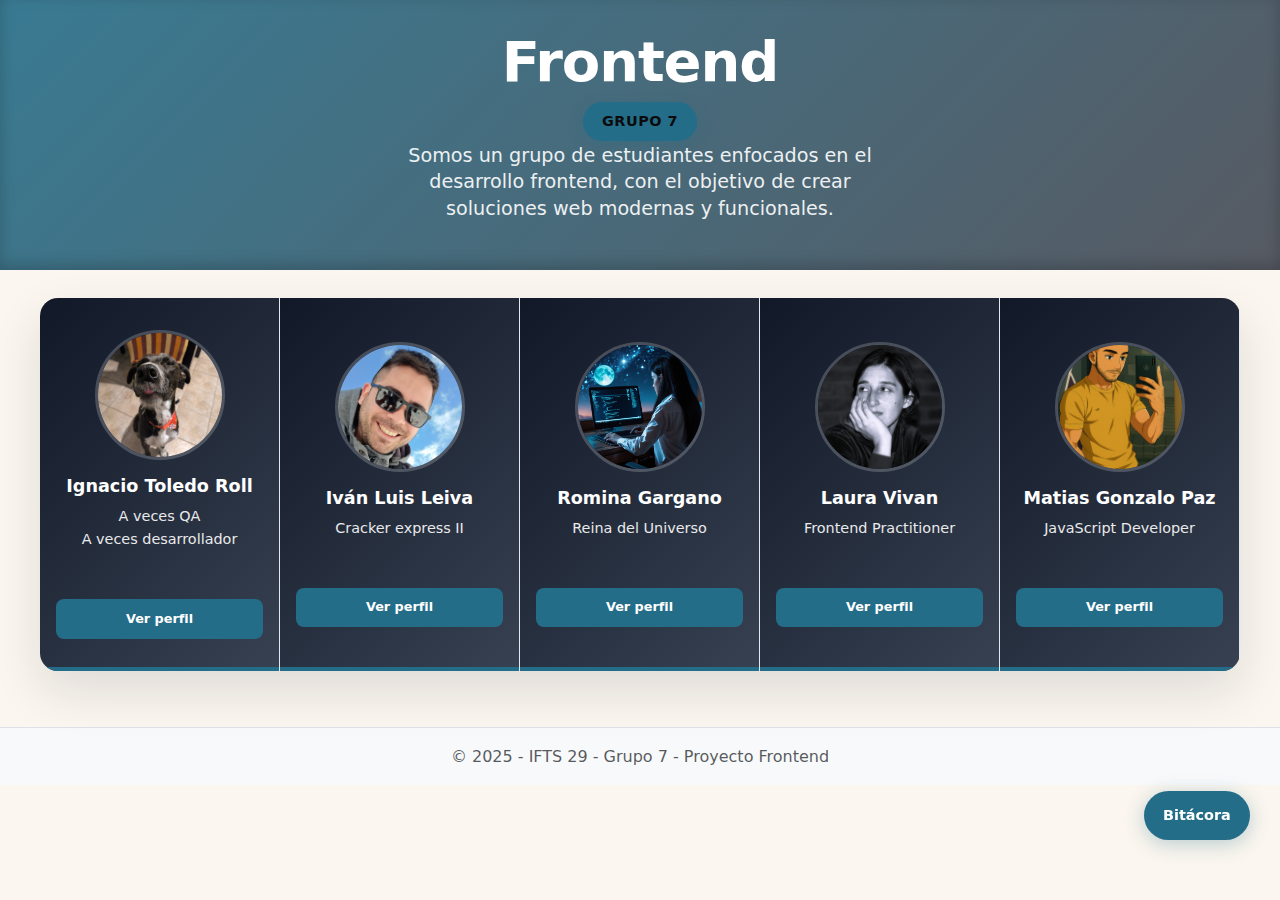
<file: index.html>
<!DOCTYPE html>
<html lang="es">

<head>
    <meta charset="UTF-8">
    <meta name="viewport" content="width=device-width, initial-scale=1.0">
    <title>Grupo 7</title>
    <!-- Bootstrap CSS -->
    <link href="https://cdn.jsdelivr.net/npm/bootstrap@5.3.2/dist/css/bootstrap.min.css" rel="stylesheet">
    <link href="https://cdn.jsdelivr.net/npm/bootstrap-icons@1.11.0/font/bootstrap-icons.css" rel="stylesheet">
    <link rel="stylesheet" href="css/index_nuevo.css">
</head>

<body>
    <section class="hero-section">
        <div class="portfolio-container">
            <div class="row justify-content-center">
                <div class="col-lg-8 text-center">
                    <h1 class="hero-title">Frontend</h1>
                    <div class="hero-badge">Grupo 7</div>
                    <p class="hero-subtitle">
                        Somos un grupo de estudiantes enfocados en el desarrollo frontend, con el objetivo de crear
                        soluciones web modernas y funcionales.
                    </p>
                </div>
            </div>
        </div>
    </section>

    <!--  seccion integrantes - 5 COLUMNAS  -->
    <section class="py-5" id="team">
        <div class="portfolio-container">
            <div class="team-previews">

                <!-- Columna 1-->
                <div class="member-preview member-preview-minimal" data-delay="0.5s">
                    <div class="preview-header">
                        <div class="preview-avatar">
                            <img src="img/ignaciotoledoroll.jpg" alt="ignaciotoledoroll">
                        </div>
                        <h3 class="preview-name">Ignacio Toledo Roll</h3>
                        <span class="preview-role">A veces QA <br> A veces desarrollador</span>
                        <a href="pages/ignacio-toledo-roll.html" class="preview-btn">Ver perfil</a>
                    </div>
                </div>

                <!-- Columna 2-->
                <div class="member-preview member-preview-minimal" data-delay="0.5s">
                    <div class="preview-header">
                        <div class="preview-avatar">
                            <img src="img/ivan-profile.jpg" alt="Ivan Luis Leiva">
                        </div>
                        <h3 class="preview-name">Iván Luis Leiva</h3>
                        <span class="preview-role">Cracker express II</span>
                        <a href="pages/ivan-luis-leiva.html" class="preview-btn">Ver perfil</a>
                    </div>
                </div>


                <!-- Columna 3-->
                <div class="member-preview member-preview-minimal" data-delay="0.5s">
                    <div class="preview-header">
                        <div class="preview-avatar">
                            <img src="img/img_ia.jpg" alt="Romina Gargano">
                        </div>
                        <h3 class="preview-name">Romina Gargano</h3>
                        <span class="preview-role">Reina del Universo</span>
                        <a href="pages/romina-gargano.html" class="preview-btn">Ver perfil</a>
                    </div>
                </div>

                <!-- Columna 4 -->
                <div class="member-preview member-preview-minimal" data-delay="0.5s">
                    <div class="preview-header">
                        <div class="preview-avatar">
                            <img src="img/cuadrado.jpg" alt="Laura Vivan">
                        </div>
                        <h3 class="preview-name">Laura Vivan</h3>
                        <span class="preview-role">Frontend Practitioner</span>
                        <a href="pages/laura-vivan.html" class="preview-btn">Ver perfil</a>
                    </div>
                </div>

                <!-- Columna 5 -->
                <div class="member-preview member-preview-minimal" data-delay="0.5s">
                    <div class="preview-header">
                        <div class="preview-avatar">
                            <img src="img/perfilMGP.png" alt="Gonza Paz">
                        </div>
                        <h3 class="preview-name">Matias Gonzalo Paz</h3>
                        <span class="preview-role">JavaScript Developer</span>
                        <a href="pages/matias-gonzalo-paz.html" class="preview-btn">Ver perfil</a>
                    </div>
                </div>
             </div> 
        </div>      

    </section>

    <!--  FOOTER  -->
    <footer class="bg-light py-4 border-top">
        <div class="portfolio-container">
            <div class="row">
                <div class="col-12 text-center">
                    <p class="text-muted mb-0">© 2025 - IFTS 29 - Grupo 7 - Proyecto Frontend</p>
                </div>
            </div>
        </div>
    </footer>

    <!--  boton bitacora  -->
    <a href="bitacora.html" class="btn-floating-text" title="Ver Bitácora">
        <span>Bitácora</span>
    </a>

    <!-- Bootstrap JS -->
    <script src="https://cdn.jsdelivr.net/npm/bootstrap@5.3.2/dist/js/bootstrap.bundle.min.js"></script>
    <!-- Custom JS -->
    <script src="js/index.js"></script>
</body>

</html>
</file>
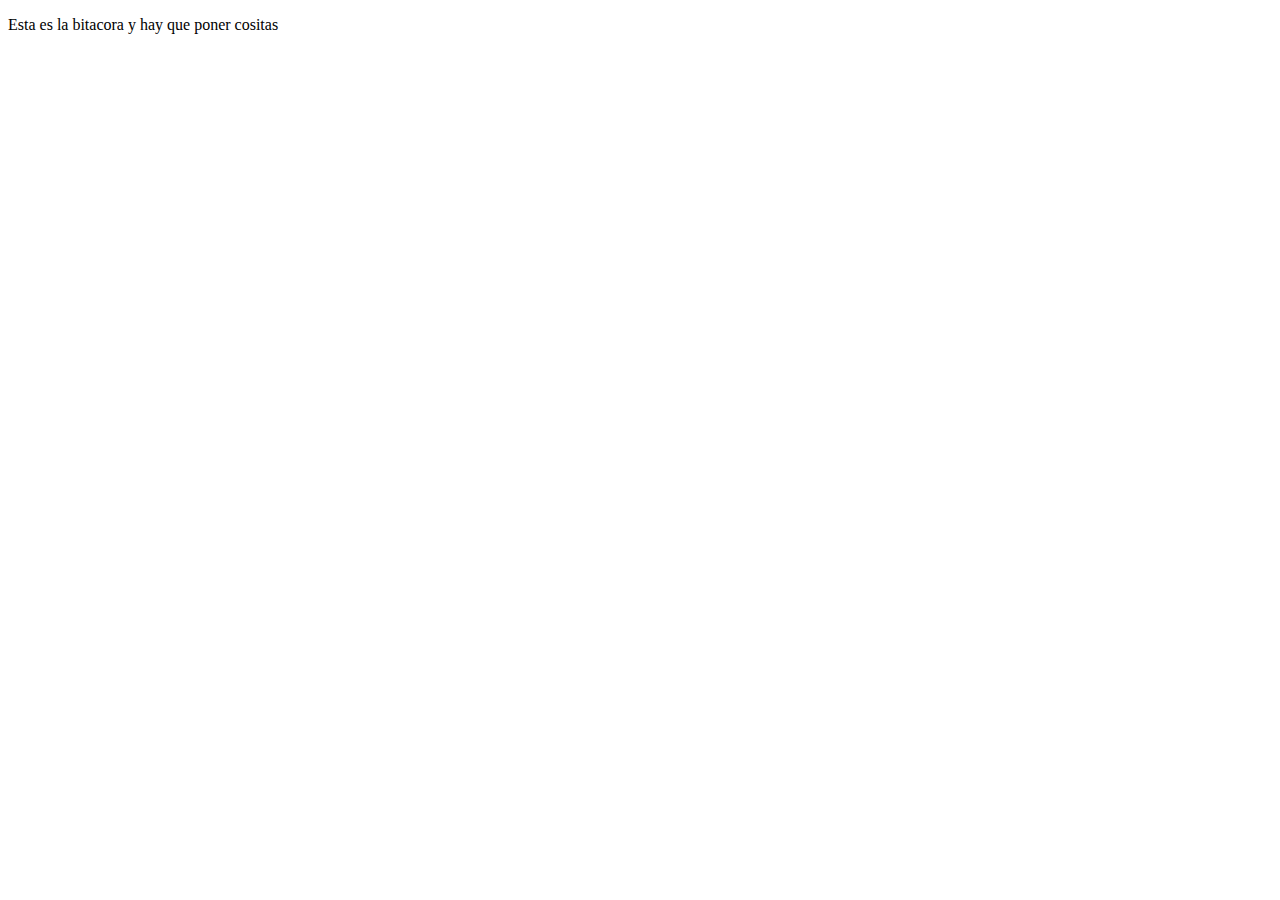
<file: bitacora.html>
<!DOCTYPE html>
<html lang="en">
<head>
    <meta charset="UTF-8">
    <meta name="viewport" content="width=device-width, initial-scale=1.0">
    <title>Document</title>
</head>
<body>
    <p>Esta es la bitacora y hay que poner cositas</p>
</body>
</html>
</file>
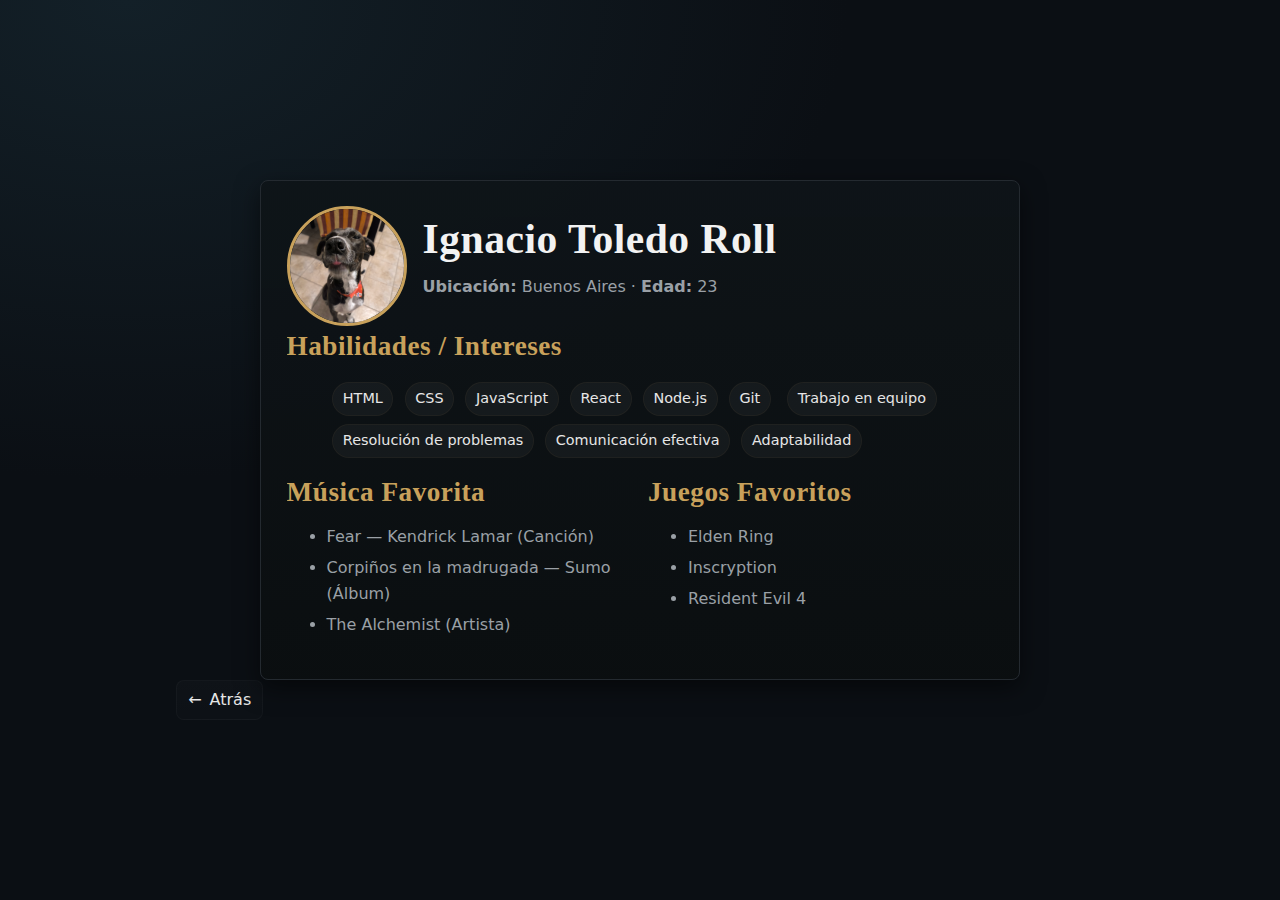
<file: pages/ignacio-toledo-roll.html>
<!DOCTYPE html>
<html lang="es">
<head>
  <meta charset="UTF-8" />
  <title>Ignacio Toledo Roll - Tarjeta de Presentación</title>
  <link rel="stylesheet" href="../css/ignacio-toledo-roll.css" />
</head>
<body class="theme-elden">
  <main class="container">
    <article class="card profile">
      
      <header class="profile__header" id="toggleCard">
        <img class="profile__photo" src="../img/ignaciotoledoroll.jpg" alt="Foto de Ignacio Toledo Roll" />
        <div>
          <h1 class="profile__name">Ignacio Toledo Roll</h1>
          <p class="profile__meta"><strong>Ubicación:</strong> Buenos Aires · <strong>Edad:</strong> 23</p>
        </div>
      </header>

      <div class="profile__content">
        <section class="profile__section">
          <h2 class="section__title">Habilidades / Intereses</h2>
          <ul class="tags">
            <li>HTML</li><li>CSS</li><li>JavaScript</li><li>React</li><li>Node.js</li><li>Git</li>
            <li>Trabajo en equipo</li><li>Resolución de problemas</li><li>Comunicación efectiva</li><li>Adaptabilidad</li>
          </ul>
        </section>

        <div class="grid">
          <section class="profile__section">
            <h2 class="section__title">Música Favorita</h2>
            <ul class="list">
              <li>Fear — Kendrick Lamar (Canción)</li>
              <li>Corpiños en la madrugada — Sumo (Álbum)</li>
              <li>The Alchemist (Artista)</li>
            </ul>
          </section>

          <section class="profile__section">
            <h2 class="section__title">Juegos Favoritos</h2>
            <ul class="list">
              <li>Elden Ring</li>
              <li>Inscryption</li>
              <li>Resident Evil 4</li>
            </ul>
          </section>
        </div>
      </div>
    </article>
  <a href="../index.html" class="back-btn pulse"><span class="arrow">←</span><span>Atrás</span></a>
  </main>

  <script src="../js/ignacio-toledo-roll.js"></script>
</body>
</html>
</file>
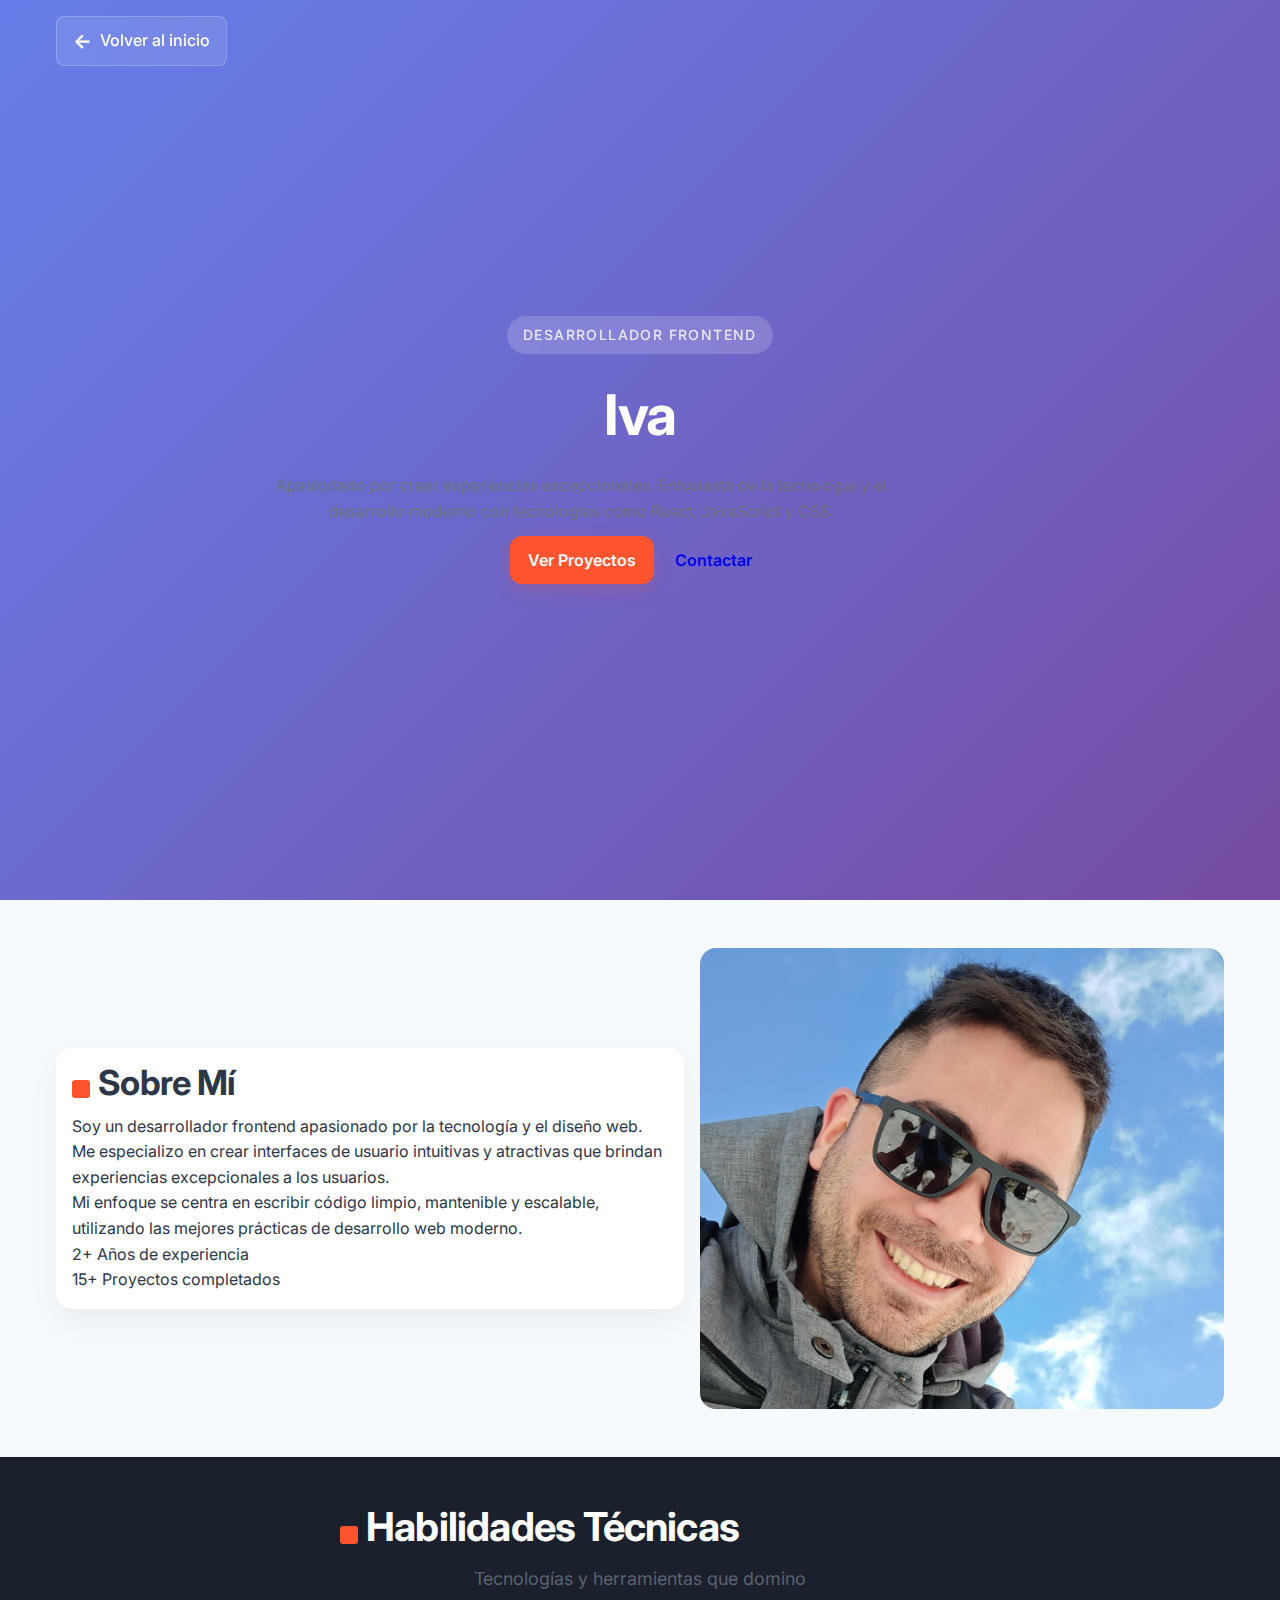
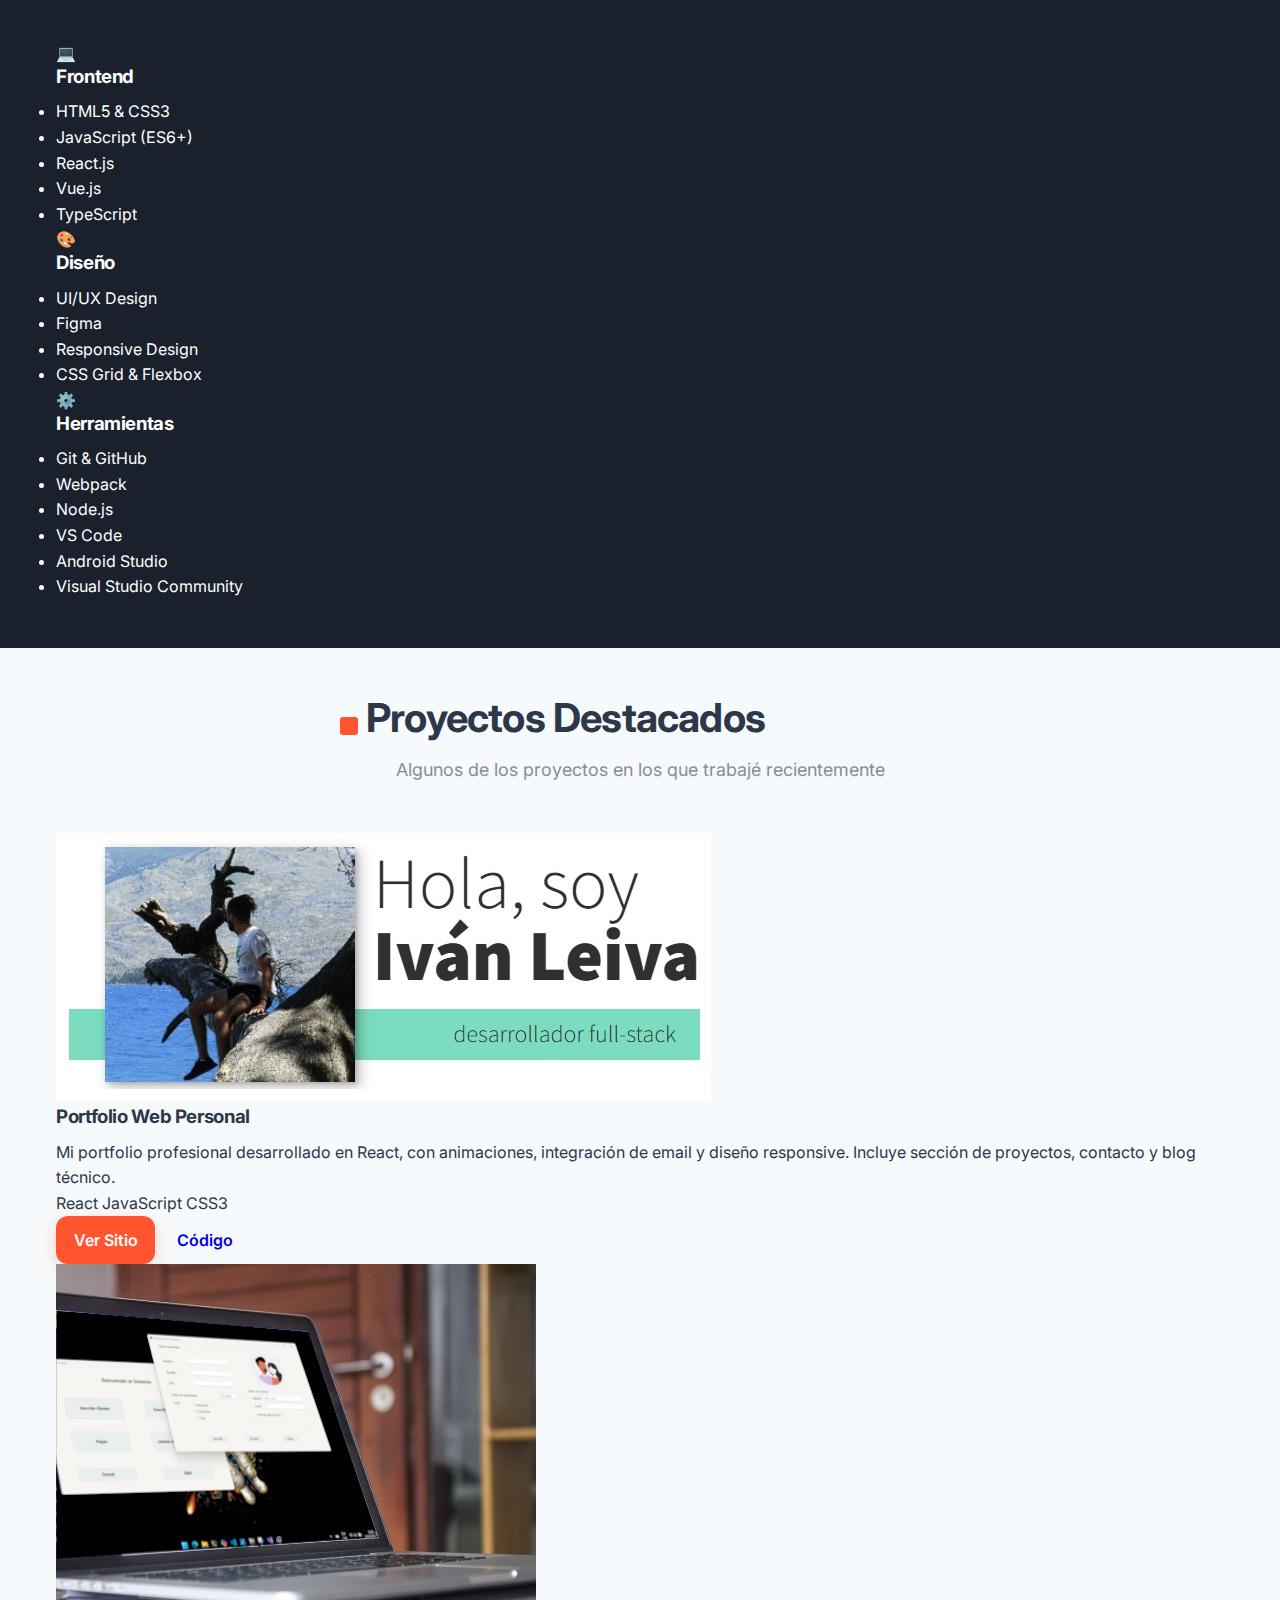
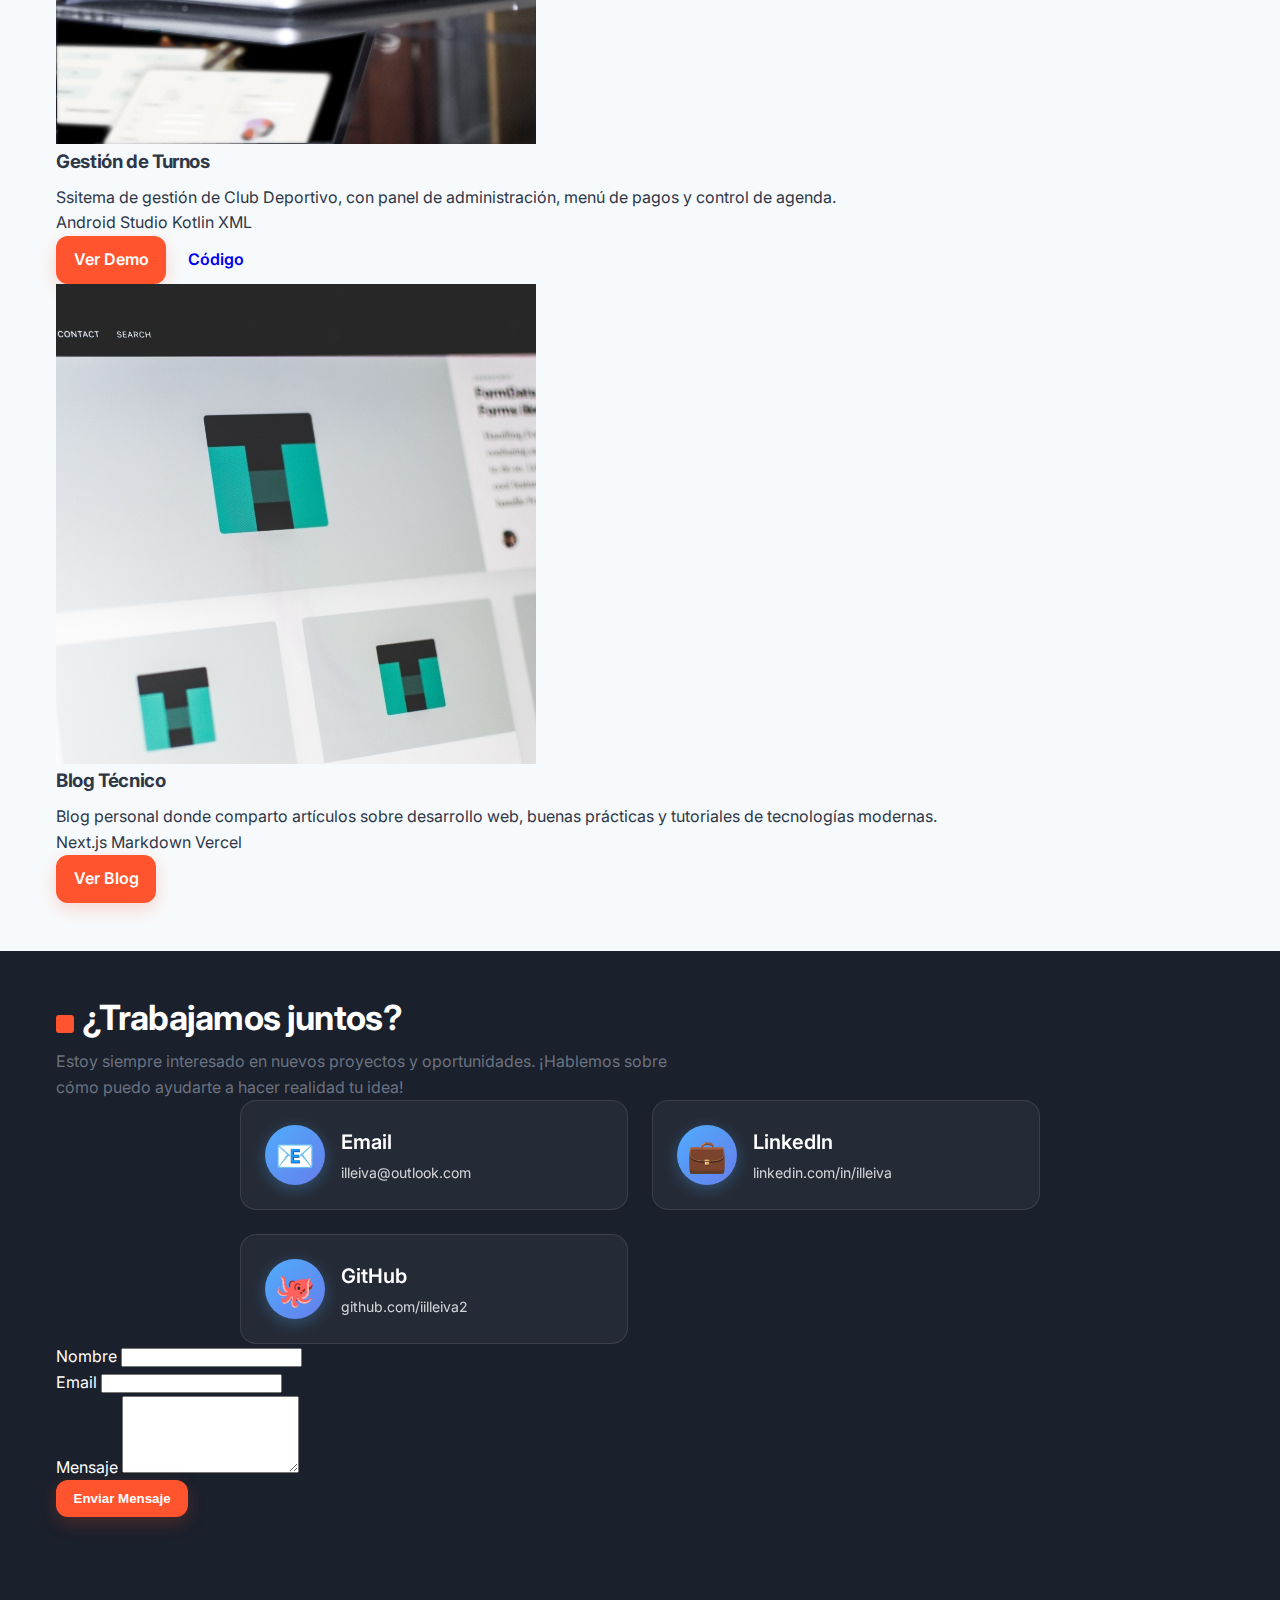
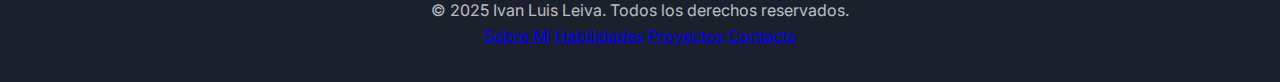
<file: pages/ivan-luis-leiva.html>
<!DOCTYPE html>
<html lang="es">
<head>
  <meta charset="UTF-8">
  <meta name="viewport" content="width=device-width, initial-scale=1.0">
  <title>Ivan Luis Leiva - Landing Page</title>
  <link rel="stylesheet" href="../css/index.css">
  <link rel="stylesheet" href="../css/ivan-luis-leiva.css">
  <link href="https://fonts.googleapis.com/css2?family=Inter:wght@300;400;500;600;700&display=swap" rel="stylesheet">
</head>
<body>

  <!-- HERO SECTION -->
  <header class="hero">
    <!-- <div class="hero__media">
      <img src="../img/ivan-hero-bg.jpg" alt="Fondo tecnológico">
    </div> -->
    <div class="hero__overlay"></div>

    <div class="container hero__content stack">
      <span class="hero__kicker">Desarrollador Frontend</span>
      <h1>Ivan Luis Leiva</h1>
      <p class="lead" id="sobre-mi-p">
        Apasionado por crear experiencias excepcionales. Entusiasta de la tecnologia y el desarrollo moderno con tecnologías como React, JavaScript y CSS.
      </p>
      <div class="hero__actions">
        <a href="#proyectos" class="btn btn--accent">Ver Proyectos</a>
        <a href="#contacto" class="btn btn--outline">Contactar</a>
      </div>
    </div>
  </header>

  <!-- NAVEGACIÓN VOLVER ATRÁS -->
  <nav class="back-navigation">
    <div class="container">
      <a href="../index.html" class="back-link">
        <span class="back-icon">←</span>
        <span class="back-text">Volver al inicio</span>
      </a>
    </div>
  </nav>

  <!-- SOBRE MÍ SECTION -->
  <section class="section" id="sobre-mi">
    <div class="container split split--2">
      <article class="panel">
        <div class="cluster">
          <div class="badge"></div>
          <h2>Sobre Mí</h2>
        </div>
        <p>
          Soy un desarrollador frontend apasionado por la tecnología y el diseño web. Me especializo en crear interfaces de usuario intuitivas y atractivas que brindan experiencias excepcionales a los usuarios.
        </p>
        <p>
          Mi enfoque se centra en escribir código limpio, mantenible y escalable, utilizando las mejores prácticas de desarrollo web moderno.
        </p>
        <div class="stats">
          <div class="stat">
            <span class="stat__number">2+</span>
            <span class="stat__label">Años de experiencia</span>
          </div>
          <div class="stat">
            <span class="stat__number">15+</span>
            <span class="stat__label">Proyectos completados</span>
          </div>
        </div>
      </article>

      <figure class="media">
        <img src="../img/ivan-profile.jpg" alt="Ivan Luis Leiva">
      </figure>
    </div>
  </section>

  <!-- HABILIDADES SECTION -->
  <section class="section section--dark" id="habilidades">
    <div class="container">
      <div class="section__header">
        <div class="cluster">
          <div class="badge"></div>
          <h2>Habilidades Técnicas</h2>
        </div>
        <p class="lead">Tecnologías y herramientas que domino</p>
      </div>

      <div class="skills-grid">
        <div class="skill-card">
          <div class="skill-card__icon">💻</div>
          <h3>Frontend</h3>
          <ul class="skill-list">
            <li>HTML5 & CSS3</li>
            <li>JavaScript (ES6+)</li>
            <li>React.js</li>
            <li>Vue.js</li>
            <li>TypeScript</li>
          </ul>
        </div>

        <div class="skill-card">
          <div class="skill-card__icon">🎨</div>
          <h3>Diseño</h3>
          <ul class="skill-list">
            <li>UI/UX Design</li>
            <li>Figma</li>
            <li>Responsive Design</li>
            <li>CSS Grid & Flexbox</li>
          </ul>
        </div>

        <div class="skill-card">
          <div class="skill-card__icon">⚙️</div>
          <h3>Herramientas</h3>
          <ul class="skill-list">
            <li>Git & GitHub</li>
            <li>Webpack</li>
            <li>Node.js</li>
            <li>VS Code</li>
            <li>Android Studio</li>
            <li>Visual Studio Community</li>
          </ul>
        </div>
      </div>
    </div>
  </section>

  <!-- PROYECTOS SECTION -->
  <section class="section" id="proyectos">
    <div class="container">
      <div class="section__header">
        <div class="cluster">
          <div class="badge"></div>
          <h2>Proyectos Destacados</h2>
        </div>
        <p class="lead">Algunos de los proyectos en los que trabajé recientemente</p>
      </div>

      <div class="projects-grid">
        <article class="project-card">
          <div class="project-card__image">
            <img src="../img/og-image.jpeg" alt="Portfolio Web Ivan Leiva">
          </div>
          <div class="project-card__content">
            <h3>Portfolio Web Personal</h3>
            <p>Mi portfolio profesional desarrollado en React, con animaciones, integración de email y diseño responsive. Incluye sección de proyectos, contacto y blog técnico.</p>
            <div class="project-card__tech">
              <span class="tech-tag">React</span>
              <span class="tech-tag">JavaScript</span>
              <span class="tech-tag">CSS3</span>
            </div>
            <div class="project-card__actions">
              <a href="https://www.illeivadev.com.ar" class="btn btn--accent btn--small" target="_blank">Ver Sitio</a>
              <a href="https://github.com/illeiva2/portfolio" class="btn btn--outline btn--small" target="_blank">Código</a>
            </div>
          </div>
        </article>

        <article class="project-card">
          <div class="project-card__image">
            <img src="../img/portfolio-01.jpg" alt="Club Deportivo">
          </div>
          <div class="project-card__content">
            <h3>Gestión de Turnos</h3>
            <p>Ssitema de gestión de Club Deportivo, con panel de administración, menú de pagos y control de agenda.</p>
            <div class="project-card__tech">
              <span class="tech-tag">Android Studio</span>
              <span class="tech-tag">Kotlin</span>
              <span class="tech-tag">XML</span>
            </div>
            <div class="project-card__actions">
              <a href="#" class="btn btn--accent btn--small" target="_blank">Ver Demo</a>
              <a href="https://github.com/illeiva2/ProyectoIntegradorDAM" class="btn btn--outline btn--small" target="_blank">Código</a>
            </div>
          </div>
        </article>

        <article class="project-card">
          <div class="project-card__image">
            <img src="../img/portfolio-08.jpg" alt="Blog Técnico">
          </div>
          <div class="project-card__content">
            <h3>Blog Técnico</h3>
            <p>Blog personal donde comparto artículos sobre desarrollo web, buenas prácticas y tutoriales de tecnologías modernas.</p>
            <div class="project-card__tech">
              <span class="tech-tag">Next.js</span>
              <span class="tech-tag">Markdown</span>
              <span class="tech-tag">Vercel</span>
            </div>
            <div class="project-card__actions">
              <a href="#" class="btn btn--accent btn--small" target="_blank">Ver Blog</a>
            </div>
          </div>
        </article>
      </div>
    </div>
  </section>

  <!-- CONTACTO SECTION -->
  <section class="section section--dark" id="contacto">
    <div class="container">
      <div class="contact-content">
        <div class="contact-info">
          <div class="cluster">
            <div class="badge"></div>
            <h2>¿Trabajamos juntos?</h2>
          </div>
          <p class="lead">
            Estoy siempre interesado en nuevos proyectos y oportunidades. ¡Hablemos sobre cómo puedo ayudarte a hacer realidad tu idea!
          </p>
          
          <div class="contact-methods">
            <div class="contact-method">
              <div class="contact-method__icon">📧</div>
              <div>
                <h4>Email</h4>
                <p>illeiva@outlook.com</p>
              </div>
            </div>
            
            <div class="contact-method">
              <div class="contact-method__icon">💼</div>
              <div>
                <h4>LinkedIn</h4>
                <p>linkedin.com/in/illeiva</p>
              </div>
            </div>
            
            <div class="contact-method">
              <div class="contact-method__icon">🐙</div>
              <div>
                <h4>GitHub</h4>
                <p>github.com/iilleiva2</p>
              </div>
            </div>
          </div>
        </div>

        <div class="contact-form">
          <form class="form">
            <div class="form-group">
              <label for="nombre">Nombre</label>
              <input type="text" id="nombre" name="nombre" required>
            </div>
            
            <div class="form-group">
              <label for="email">Email</label>
              <input type="email" id="email" name="email" required>
            </div>
            
            <div class="form-group">
              <label for="mensaje">Mensaje</label>
              <textarea id="mensaje" name="mensaje" rows="5" required></textarea>
            </div>
            
            <button type="submit" class="btn btn--accent btn--full">Enviar Mensaje</button>
          </form>
        </div>
      </div>
    </div>
  </section>

  <!-- FOOTER -->
  <footer class="site-footer">
    <div class="container">
      <div class="footer-content">
        <p>&copy; 2025 Ivan Luis Leiva. Todos los derechos reservados.</p>
        <div class="footer-links">
          <a href="#sobre-mi">Sobre Mí</a>
          <a href="#habilidades">Habilidades</a>
          <a href="#proyectos">Proyectos</a>
          <a href="#contacto">Contacto</a>
        </div>
      </div>
    </div>
  </footer>

  <script src="../js/ivan-luis-leiva.js"></script>
</body>
</html>
</file>
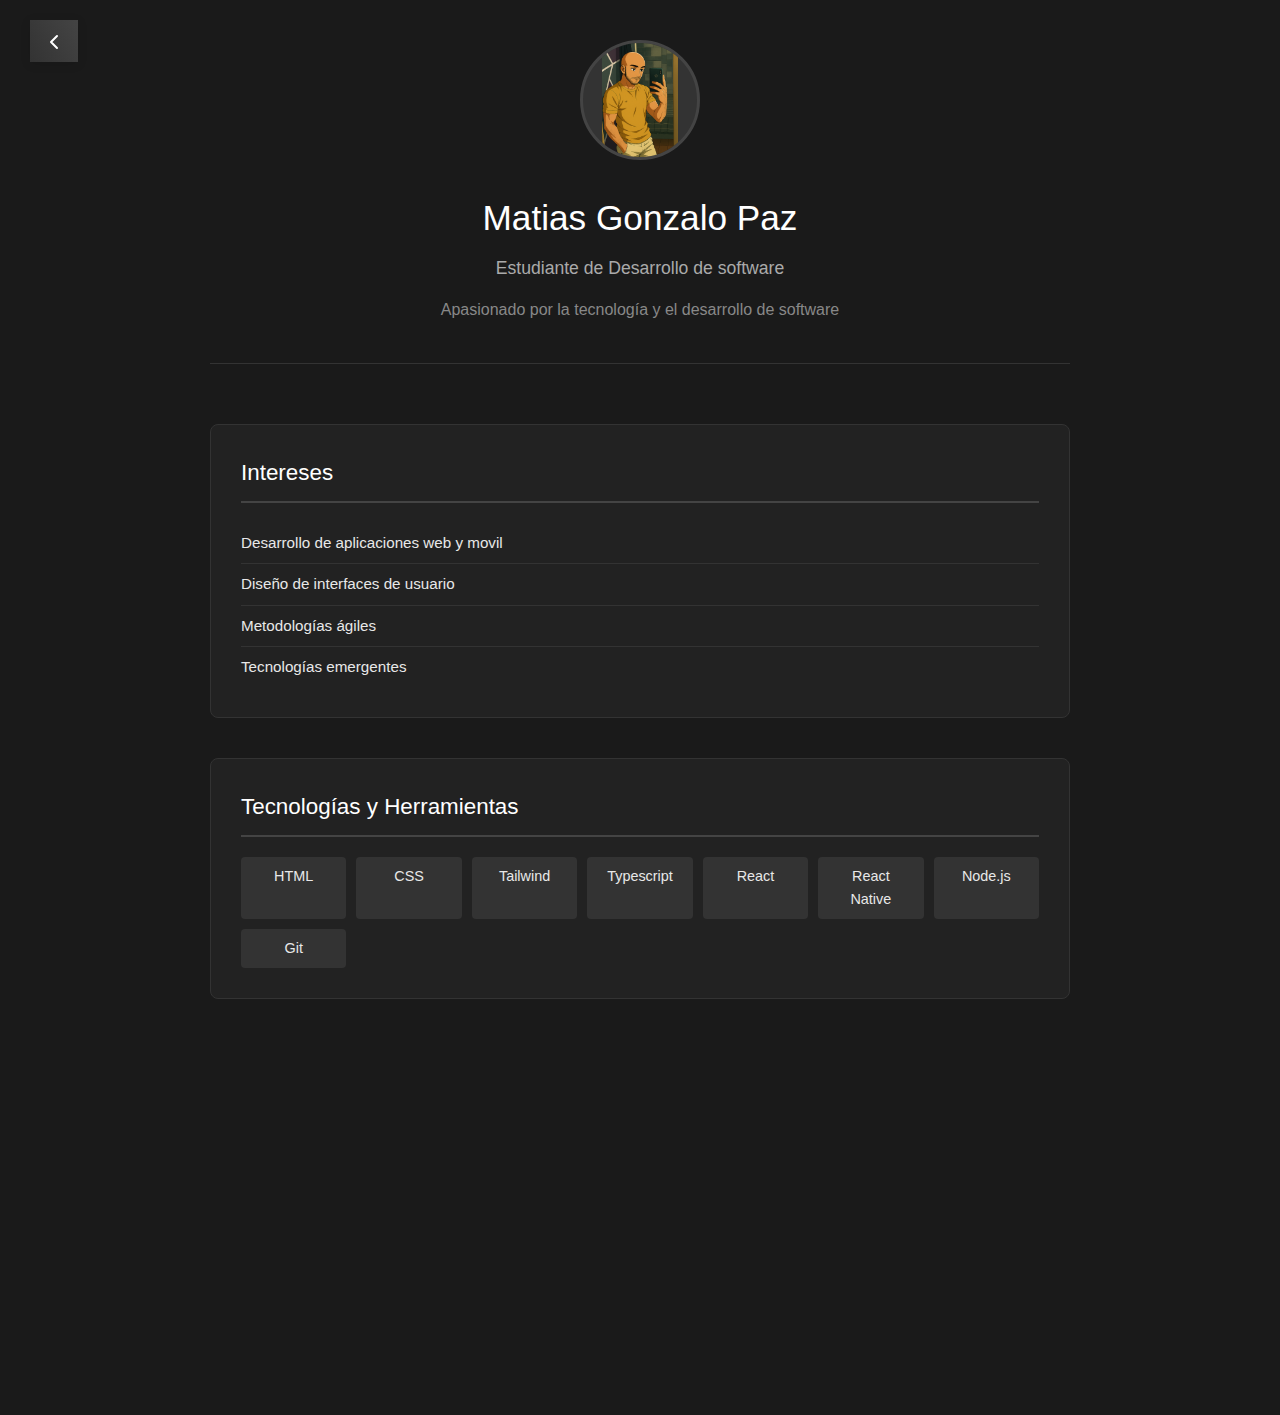
<file: pages/matias-gonzalo-paz.html>
<!DOCTYPE html>
<html lang="es">

<head>
  <meta charset="UTF-8">
  <meta name="viewport" content="width=device-width, initial-scale=1.0">
  <title>Portfolio Personal</title>
  <link rel="stylesheet" href="../css/matias-gonzalo-paz.css">
</head>

<body>
  <nav class="nav-menu">
    <a href="../index.html">
      <svg width="24" height="24" viewBox="0 0 24 24" style="vertical-align: middle;">
        <path d="M15 18l-6-6 6-6" stroke="#fff" stroke-width="2" fill="none" stroke-linecap="round"
          stroke-linejoin="round" />
      </svg>
    </a>

    
  </nav>

  <div class="container">
    <header class="header">
      <div class="profile-image">
        <img src="../img/perfilMGP.png" alt="">
      </div>
      <h1 class="name">Matias Gonzalo Paz</h1>
      <p class="title">Estudiante de Desarrollo de software</p>
      <p class="description">Apasionado por la tecnología y el desarrollo de software</p>
    </header>

    <main class="main-content">

      <section class="info-section">
        <h2>Intereses</h2>
        <ul class="simple-list">
          <li>Desarrollo de aplicaciones web y movil</li>
          <li>Diseño de interfaces de usuario</li>
          <li>Metodologías ágiles</li>
          <li>Tecnologías emergentes</li>
        </ul>
      </section>

      <section class="info-section">
        <h2>Tecnologías y Herramientas</h2>
        <div class="tech-grid">
          <span class="tech-item">HTML</span>
          <span class="tech-item">CSS</span>
          <span class="tech-item">Tailwind</span>
          <span class="tech-item">Typescript</span>
          <span class="tech-item">React</span>
          <span class="tech-item">React Native</span>
          <span class="tech-item">Node.js</span>
          <span class="tech-item">Git</span>
        </div>
      </section>

      <div class="two-column">
        <section class="info-section">
          <h2>Música Favorita</h2>
          <ul class="simple-list">
            <li>Jack Kays - DEATBEAT! (Album)</li>
            <li>Red Hot Chili Peppers</li>
            <li>Twenty One Pilots</li>

            <li>Limp Bizkit</li>
            <li>sum41</li>
          </ul>
        </section>

        <section class="info-section">
          <h2>Videojuegos Favoritos</h2>
          <ul class="simple-list">
            <li>CS2 paaa</li>
            <li>Dirt3</li>
            <li>The Witcher 3</li>
          </ul>
        </section>
      </div>
    </main>
  </div>
  <script src="../js/matias-gonzalo-paz.js"></script>
</body>

</html>
</file>
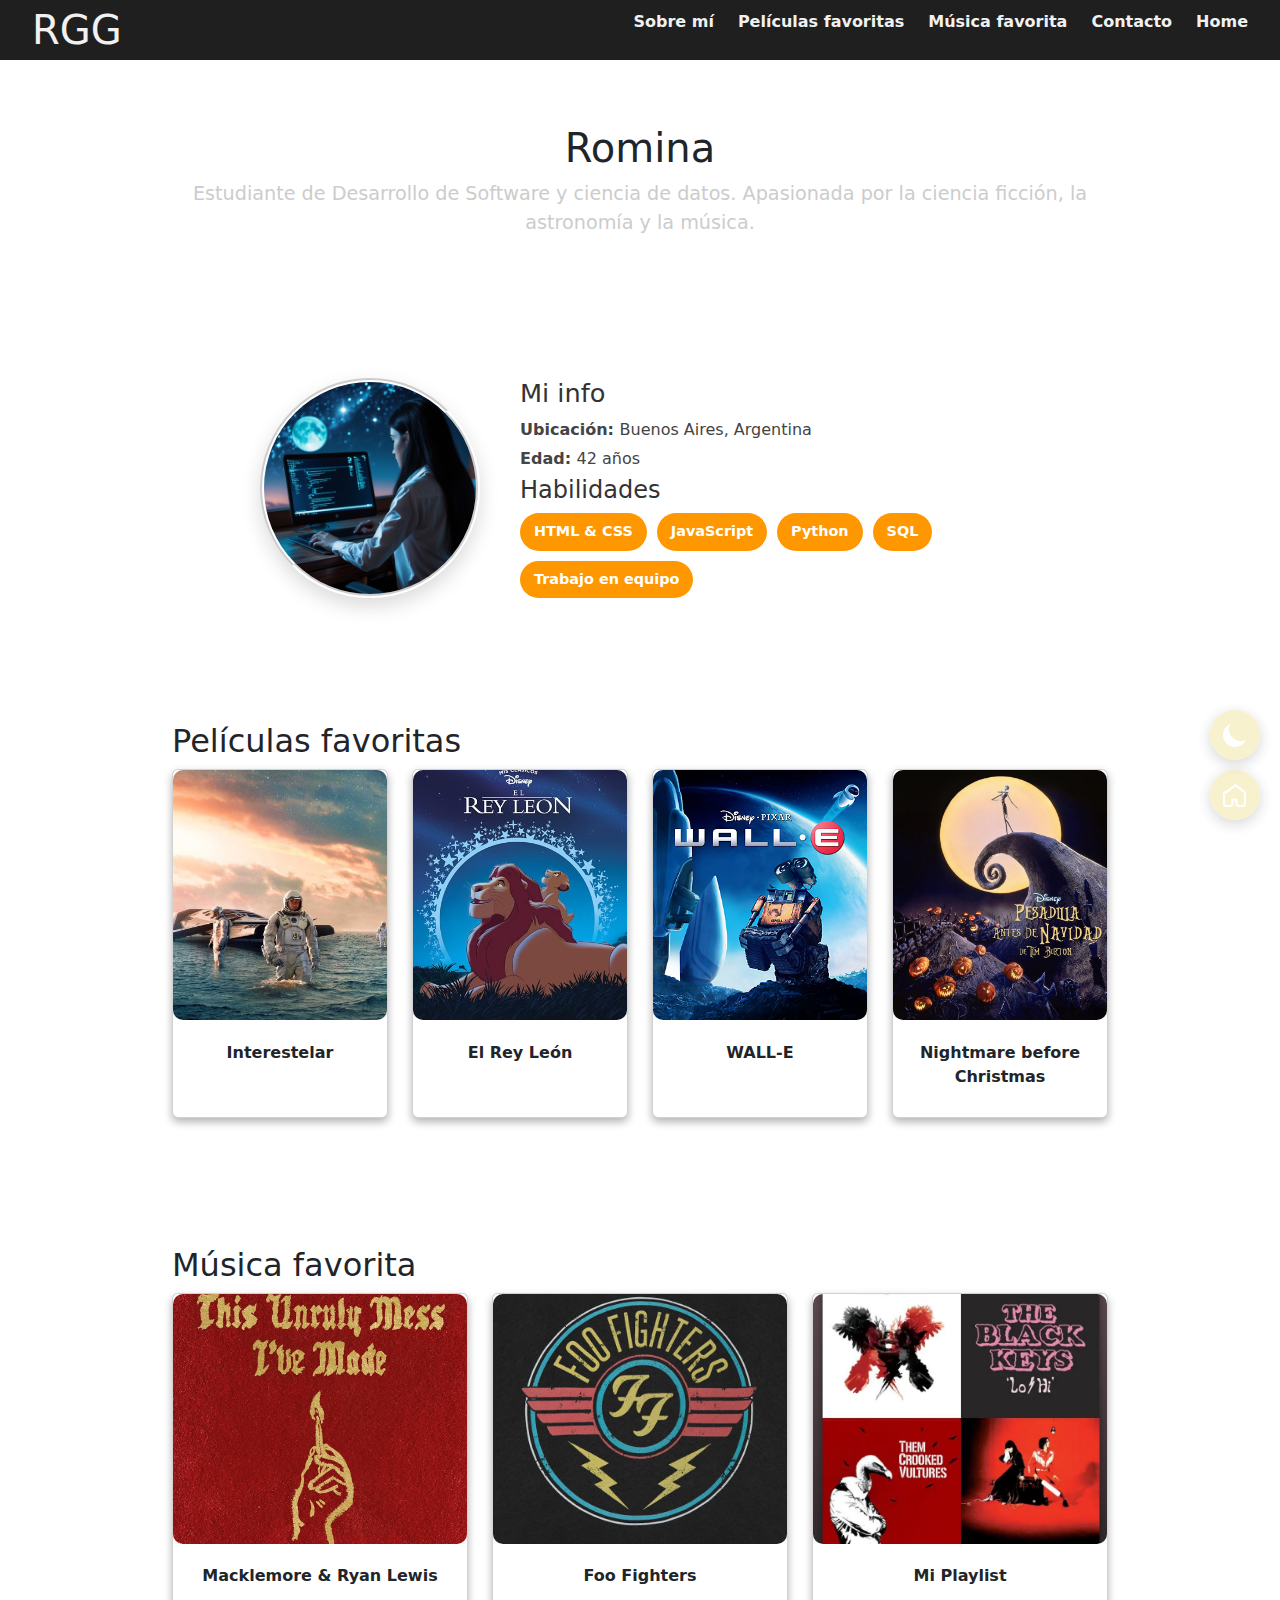
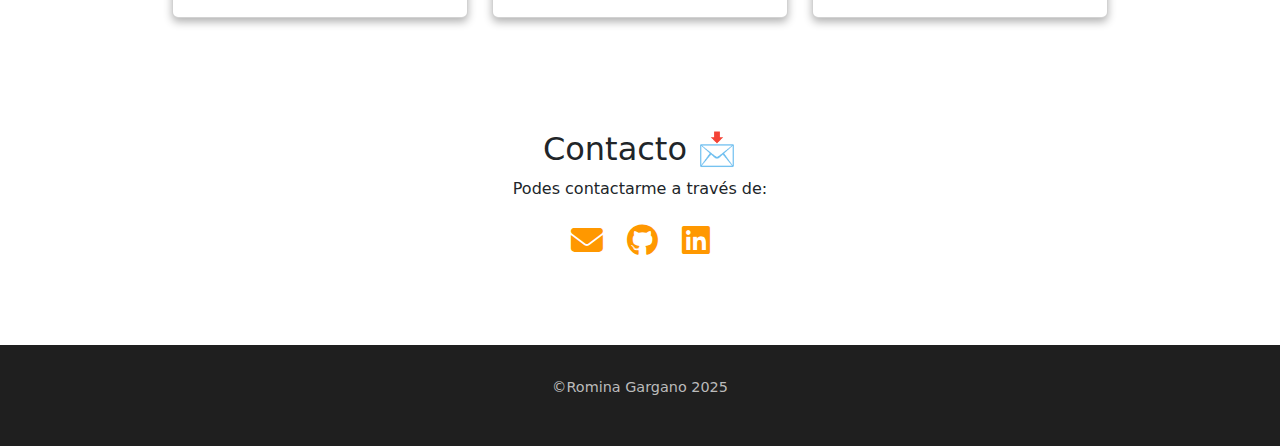
<file: pages/romina-gargano.html>
<!DOCTYPE html>
<html lang="en">
  <head>
    <meta charset="UTF-8" />
    <meta name="viewport" content="width=device-width, initial-scale=1.0" />
    <title>Romina Gargano</title>
    <link rel="stylesheet" href="../css/romina-gargano.css" />
    <link
      href="https://cdn.jsdelivr.net/npm/bootstrap@5.3.3/dist/css/bootstrap.min.css"
      rel="stylesheet"
    />
    <link
      href="https://fonts.googleapis.com/css2?family=Poppins:wght@400;600;700&display=swap"
      rel="stylesheet"
    />
    <link
      rel="stylesheet"
      href="https://cdnjs.cloudflare.com/ajax/libs/font-awesome/6.5.2/css/all.min.css"
    />
  </head>
  <body>
    <header>
      <nav>
        <div class="logo">RGG</div>
        <ul class="nav-links">
          <li><a href="#about">Sobre mí</a></li>
          <li><a href="#movies">Películas favoritas</a></li>
          <li><a href="#music">Música favorita</a></li>
          <li><a href="#contact">Contacto</a></li>
          <li><a href="..\index.html">Home</a></li>
          
        </ul>
      </nav>
    </header>

    <section id="hero">
      <div class="hero-content">
        <h1>Romina</h1>
        <p>
          Estudiante de Desarrollo de Software y ciencia de datos. Apasionada por 
          la ciencia ficción, la astronomía y la música.  
        </p>
      </div>
    </section>

    <section id="about" class="about">
      
      <div class="about-container">
      <img src="..\img\img_ia.jpg" alt="Imagen generada con LeoardoIa" class="foto">
      <div class="info">
        <h3>Mi info</h3>
        <p><strong>Ubicación: </strong>Buenos Aires, Argentina</p>
        <p><strong>Edad: </strong>42 años</p>
        <h4>Habilidades</h4>
        <div class="skills">
          <span class="skill">HTML & CSS</span>
          <span class="skill">JavaScript</span>
          <span class="skill">Python</span>
          <span class="skill">SQL</span>
          <span class="skill">Trabajo en equipo</span>
        </div>
      </div>
    </div>
    </section>

    <section id="movies">
      <h2>Películas favoritas</h2>
      <div class="cards-container">
        <div class="card">
          <img src="..\img\interestelar2.jpg" alt="Interestelar" />

          <div class="overlay">
            <a
              href="https://www.primevideo.com/-/es/detail/Interestelar/0PUNMGZEWOMYFKR1XIGOLTL2YM"
              target="_blank"
              >Ver en PrimeVideo</a
            >
          </div>
          <p>Interestelar</p>
        </div>
        <div class="card">
          <img src="..\img\el_rey_leon.jpg" alt="El Rey León" />

          <div class="overlay">
            <a
              href="https://www.disneyplus.com/es-ar/browse/entity-a3ae7371-39a5-4c0b-a1f2-29a70b372848?distributionPartner=google"
              target="_blank"
              >Ver en Disney+</a
            >
          </div>
          <p>El Rey León</p>
        </div>

        <div class="card">
          <img src="..\img\walle-1.jpg" alt="Wall-E" />
          <div class="overlay">
            <a
              href="https://www.disneyplus.com/es-ar/browse/entity-280395a4-d5ef-4dd0-bd09-d91c31593d3d?distributionPartner=google"
              target="_blank"
              >Ver en Disney+</a>
          </div>
          <p>WALL-E</p>
        </div>
        <div class="card">
          <img src="..\img\pesadilla2.jpg" alt="Pesadilla antes de Navidad" />
          <div class="overlay">
            <a
              href="https://www.disneyplus.com/es-ar/browse/entity-4aa190d7-6010-410d-b567-b8be3296b521?distributionPartner=google"
              target="_blank"
              >Ver en Disney+</a
            >
          </div>
          <p>Nightmare before Christmas</p>
        </div>
      </div>
    </section>

    <section id="music">
      <h2>Música favorita</h2>
      <div class="cards-container">
        <div class="card">
          <img src="..\img\Macklemore.jpg" alt="tapa de album 1" />
          <div class="overlay">
            <a
              href="https://youtube.com/playlist?list=OLAK5uy_nUoDEc9qPKAeTL0J-Rzjyq7P4l6aCTrgU&si=TVhX4uRYuM7A6Apk"
              target="_blank"
              >YouTube</a
            >
          </div>
          <p>Macklemore & Ryan Lewis</p>
        </div>
        <div class="card">
          <img src="..\img\ff1.webp" alt="tapa de album 2" />
          <div class="overlay">
            <a
              href="https://youtube.com/playlist?list=PLyjqnQsvvnpLDEXLf58J39uJTfTXjmVzx&si=jaBbiHSWENPhFDDR"
              target="_blank"
              >YouTube</a
            >
          </div>
          <p>Foo Fighters</p>
        </div>
        <div class="card">
          <img src="..\img\playlist.jpeg" alt="tapa de album 3" />
          <div class="overlay">
            <a
              href="https://open.spotify.com/playlist/6tRWg1J9lfXjHs0vMc9Epq?si=d7ucCp6pTsaKXv9QkvhRuw"
              target="_blank"
              >Spotify</a
            >
          </div>
          <p>Mi Playlist</p>
        </div>
      </div>
    </section>

    <section id="contact">
      <h2>Contacto 📩</h2>
      <p>Podes contactarme a través de:</p>
      <div class="contact-links">
        <a
          href="https://mail.google.com/mail/?view=cm&to=rominaggargano@gmail.com"
          ><i class="fa-solid fa-envelope"></i
        ></a>
        <a href="https://github.com/RominaGG" target="_blank"
          ><i class="fa-brands fa-github"></i
        ></a>
        <a
          href="https://linkedin.com/in/romina-gargano-8160a7274"
          target="_blank"
          ><i class="fa-brands fa-linkedin"></i
        ></a>
      </div>
    </section>

    <footer>
      <p>©Romina Gargano 2025</p>
    </footer>
    
    <button id="btnUp" class="btn-flotante">
        <svg xmlns="http://www.w3.org/2000/svg" fill="none" viewBox="0 0 24 24" stroke="currentColor" stroke-width="2">
    <path stroke-linecap="round" stroke-linejoin="round" d="M5 15l7-7 7 7" />
    </button>

    <a href="../index.html" id="btnHome" class="btn-flotante">
      <svg xmlns="http://www.w3.org/2000/svg" fill="none" viewBox="0 0 24 24" stroke="currentColor" stroke-width="2">
    <path stroke-linecap="round" stroke-linejoin="round" d="M3 9l9-7 9 7v11a2 2 0 0 1-2 2h-4a2 2 0 0 1-2-2v-4H9v4a2 2 0 0 1-2 2H3a2 2 0 0 1-2-2V9z" />
      </svg>
    </a>

    <button id="btnDarkMode" class="btn-flotante">
  
   <svg xmlns="http://www.w3.org/2000/svg" viewBox="0 0 20 20" fill="currentColor">
    <path d="M17.293 13.293a8 8 0 01-10.586-10.586 8.001 8.001 0 1010.586 10.586z"/>
  </svg>
</button>
    <script src="../js/romina-gargano.js"></script>
  </body>
</html>
</file>
<file: css/index_nuevo.css>
/* ========= Variables personalizadas ========= */
:root {
    --bg-cream: #fbf6ef;
    --text-dark: #0f172a;
    --text-muted: #6b7280;
    --accent-orange: #246d88;
    --panel-dark: #111827;
    --panel-gray: #374151;
    --white: #ffffff;
}

/* ========= Base styles ========= */
body {
    background-color: var(--bg-cream);
    color: var(--text-dark);
    font-family: "Inter", system-ui, -apple-system, sans-serif;
    line-height: 1.6;
    padding: 0px;
}

/* ========= Portfolio Container ========= */
.portfolio-container {
    max-width: 1200px;
    margin: 0 auto;
    display: grid;
    grid-template-columns: 1fr;
    gap: 0px;
}


/* ========= Hero Section ========= */
.hero-section {
    height: 30vh; 
    display: flex;
    flex-direction: column; 
    align-items: center;
    justify-content: center;
    padding: 20px 40px; 
    background: linear-gradient(
        135deg, 
        rgba(36, 109, 136, 0.9), 
        rgba(17, 24, 39, 0.7));
    color: var(--white); 
    border-radius: 0px; 
    overflow: hidden;
    margin-bottom: 0rem;
    text-align: center; /* Centrar el texto dentro del hero */
    box-shadow: inset 0 -5px 15px rgba(0,0,0,0.2); 
}


.hero-section p {
    font-size: 1.2rem;
    max-width: 800px; /* Limita el ancho del párrafo para que no se extienda demasiado */
    margin-top: 0;
    margin-bottom: 1rem;
}

/* ========= Hero Content Styles ========= */
.hero-title {
    font-size: clamp(2rem, 5vw, 3.5rem);
    font-weight: 700;
    margin-bottom: 0.5rem;
    letter-spacing: -0.02em;
    line-height: 1.1;
    color: white;
}

.hero-badge {
    background: var(--accent-orange);
    color: rgb(11, 11, 14);
    padding: 0.5rem 1.2rem;
    border-radius: 25px;
    font-size: 0.9rem;
    font-weight: 600;
    text-transform: uppercase;
    letter-spacing: 0.5px;
    display: inline-block;
    margin: 0.1rem 0;
    box-shadow: 0 4px 15px rgba(36, 109, 136, 0.3);
}

.hero-subtitle {
    font-size: 1.2rem;
    font-weight: 400;
    opacity: 0.9;
    line-height: 1.4;
    color: white;
    max-width: 600px;
    margin: 0 auto;
}
/* ========= Team Previews Layout ========= */
.team-previews {
    display: grid;
    grid-template-columns: repeat(5, 1fr);
    gap: 0;
    box-shadow: 0 20px 50px rgba(15,23,42,0.12);
    border-radius: 18px;
    overflow: hidden;
    background: white;
    margin-top: -20px;
}
/* ========= ESTILO PARA COLUMNA  ========= */

/* Estilo específico para la columna sin bloque blanco */
.member-preview-minimal {
    min-height: 200px; /* Igual que las otras */
    border-right: 1px solid #e2e8f0;
    transition: all 0.3s ease;
    position: relative;
    overflow: hidden;
    display: flex;
    flex-direction: column;
}

.member-preview-minimal .preview-header {
    flex: 1;
    display: flex;
    flex-direction: column;
    justify-content: center;
    padding: 2rem 1rem;
    background: linear-gradient(135deg, var(--panel-dark), var(--panel-gray));
    color: white;
    text-align: center;
    position: relative;
    transition: background 0.3s ease;
}

.member-preview-minimal .preview-header::after {
    content: '';
    position: absolute;
    bottom: 0;
    left: 0;
    right: 0;
    height: 4px;
    background: var(--accent-orange);
}


.member-preview-minimal:hover {
    transform: scale(1.02);
    z-index: 10;
    box-shadow: 0 25px 60px rgba(15,23,42,0.2);
}

.member-preview-minimal:hover .preview-header {
    background: linear-gradient(135deg, #e67e22, #f39c12); /* Naranja cálido */
}

.member-preview-minimal:hover .preview-avatar {
    transform: scale(1.1);
}




/* CONTROLAR LA POSICIÓN DEL BOTÓN */
.member-preview-minimal .preview-btn {
    margin-top: 3rem; /* Cambia este valor para subir/bajar el botón */
}



/* ========= Preview Avatar ========= */
.preview-avatar {
    width: 130px;
    height: 130px;
    border-radius: 50%;
    margin: 0 auto 1rem;
    border: 3px solid rgba(255,255,255,0.2);
    transition: transform 0.3s ease;
    overflow: hidden;
    display: flex;
    align-items: center;
    justify-content: center;
}

.preview-avatar img {
    width: 100%;
    height: 100%;
    object-fit: cover;
    object-position: center;
}

.preview-name {
    font-size: 1.1rem;
    font-weight: 600;
    margin-bottom: 0.5rem;
}

.preview-role {
    font-size: 0.9rem;
    opacity: 0.9;
    font-weight: 400;
}


/*Boton ver perfil completo*/
.preview-btn {
    background: var(--accent-orange);
    color: rgb(255, 255, 255);
    border: none;
    padding: 0.6rem 0.8rem;
    border-radius: 8px;
    font-weight: 600;
    font-size: 0.8rem;
    text-decoration: none;
    display: inline-flex;
    align-items: center;
    justify-content: center;
    gap: 0.3rem;
    transition: all 0.2s ease;
}

.preview-btn:hover {
    background: #091114;
    color: white;
    transform: translateY(-2px);
}

/* ========= Boton bitacora ========= */
.btn-floating-text {
    position: fixed;
    bottom: 60px;
    right: 30px;
    background: var(--accent-orange);
    color: white;
    border-radius: 25px;
    padding: 0.8rem 1.2rem;
    display: flex;
    align-items: center;
    gap: 0.5rem;
    text-decoration: none;
    font-size: 0.9rem;
    font-weight: 600;
    box-shadow: 0 4px 20px rgba(36, 109, 136, 0.3);
    transition: all 0.3s ease;
    z-index: 1000;
}

.btn-floating-text:hover {
    background: linear-gradient(135deg, #e67e22, #f39c12); /*  gradiente naranja cálido */
    color: white;
    transform: translateY(-2px);
    box-shadow: 0 6px 25px rgba(36, 109, 136, 0.4);
}

.btn-floating-text i {
    font-size: 1.2rem;
}

/* ========= Footer ========= */
footer.bg-light {
    margin-top: 0.5rem; /* Menos espacio arriba */
    padding: 1rem 0 !important; /* Sobreescribe py-4 de Bootstrap */
    border-top: 1px solid #dee2e6; 
}


/* ========= Responsive Design ========= */
@media (max-width: 1200px) {
    .portfolio-container {
        max-width: 1000px;
        padding: 0 20px; /* AGREGAR */
    }
    
    .hero-title { /* CAMBIAR de .main-project */
        font-size: 2.5rem;
    }
    
    .hero-section {
        height: 28vh; /* AGREGAR */
        padding: 15px 30px; /* AGREGAR */
    }

    .btn-floating-text {
        bottom: 60px;
        right: 30px;
    }
}

@media (max-width: 900px) {
    .portfolio-container {
        grid-template-columns: 1fr;
        gap: 15px;
    }
    
    .main-project {
        font-size: 36px;
    }
    
    .team-previews {
        grid-template-columns: repeat(3, 1fr);
    }
    
   .member-preview-minimal {
    min-height: 280px;
    border-right: none;
    border-bottom: 1px solid #e2e8f0;   
    }

    .member-preview-minimal:nth-child(3n) {
        border-right: none;
    }

    .member-preview-minimal:last-child {
        border-bottom: none;
    }
    
}

@media (max-width: 400px) {
    .portfolio-container {
        padding: 0 10px;
        gap: 5px;
    }
    
    body {
        padding: 5px;
    }
    
    .hero-title {
        /* Se adapta al 7% del ancho de la pantalla, pero no más grande de 28px */
        font-size: clamp(20px, 7vw, 35px);
        text-align: center;
        margin-bottom: 0.5rem;
        padding-top: 2rem;
    }
    
    .hero-section {
        min-height: 30vh; /* Usa min-height para que crezca si el contenido lo necesita */
        flex-direction: column;
        justify-content: flex-start;;
        align-items: center;
        padding: 15px 10px;
        border-radius: 0;
    }
    
    /* CAMBIO PRINCIPAL: De grid a flex vertical */
    .team-previews {
        display: flex;
        flex-direction: column;
        border-radius: 12px;
        margin-top: -5px;
    }
    
    .member-preview-minimal {
        min-height: 250px; /* Altura fija más pequeña */
        width: 100%;
        border-right: none;
        border-bottom: 1px solid #e2e8f0;
        flex-shrink: 0; /* No se comprimen */
    }
    
    .member-preview-minimal:last-child {
        border-bottom: none;
    }
    
    .member-preview-minimal .preview-header {
        padding: 1.5rem 1rem;
        min-height: auto;
    }
    
    .member-preview-minimal .preview-btn {
        margin-top: 1.5rem;
        padding: 0.5rem 0.7rem;
        font-size: 0.75rem;
    }
    
    .preview-avatar {
        width: 80px;
        height: 80px;
    }
    
    .preview-name {
        font-size: 1rem;
    }
    
    .preview-role {
        font-size: 0.8rem;
    }
    
    .btn-floating-text {
        bottom: 15px;
        right: 15px;
        padding: 0.6rem 0.8rem;
        font-size: 0.75rem;
    }
    
    footer.bg-light {
        margin-top: 0.3rem;
        padding: 0.8rem 0 !important;
    }
}
</file>
<file: css/ignacio-toledo-roll.css>
:root{
  --bg: #0b0f14;
  --bg-panel: #121518;
  --ink: #e6e6e6;
  --muted: #9aa0a6;
  --gold: #c8a15b;
  --gold-2: #b48a45;
  --link: #d7b675;
  --danger: #b24c3d;
  --glass: rgba(255,255,255,0.04);
  --glass-2: rgba(200,161,91,0.06);

  --radius: 8px;
  --shadow: 0 8px 24px rgba(0,0,0,.5);
  --max-w: 1200px;
}

*,
*::before,
*::after { box-sizing: border-box; }

html, body { height: 100%; }

body{
  margin: 0;
  color: var(--ink);
  background: radial-gradient(1200px 800px at 10% 0%, #132028 0%, var(--bg) 60%);
  font-family: "Inter", system-ui, -apple-system, Segoe UI, Roboto, Arial, sans-serif;
  line-height: 1.6;
}

@keyframes fadeInUp {
  from { opacity: 0; transform: translateY(12px); }
  to   { opacity: 1; transform: translateY(0); }
}

@keyframes staggerScale {
  from { opacity: 0; transform: scale(.96) translateY(8px); }
  to   { opacity: 1; transform: scale(1) translateY(0); }
}

@keyframes glowPulse {
  0% { box-shadow: 0 8px 24px rgba(0,0,0,0.45); }
  50% { box-shadow: 0 12px 36px rgba(200,161,91,0.08); }
  100% { box-shadow: 0 8px 24px rgba(0,0,0,0.45); }
}

h1, h2, h3 {
  margin: 0 0 .75rem;
  line-height: 1.1;
  letter-spacing: .5px;
  color: #f2f2f2;
  font-family: "Merriweather", Georgia, "Times New Roman", serif;
}
h1 { font-size: clamp(1.8rem, 2vw + 1.2rem, 2.6rem); }
h2 { font-size: clamp(1.3rem, 1vw + .9rem, 1.8rem); }
.smallcaps { font-variant-caps: small-caps; letter-spacing: .08em; color: var(--gold); }

p { margin: 0 0 1rem; color: var(--muted); }
a { color: var(--link); text-decoration: none; }
a:hover { text-decoration: underline; }

.container{
  width: min(100%, var(--max-w));
  margin: 0 auto;
  padding: 1rem;
}

.panel{
  background: linear-gradient(180deg, rgba(18,21,24,0.9), rgba(15,20,24,0.85));
  border: 1px solid rgba(255,255,255,0.03);
  border-radius: calc(var(--radius) + 2px);
  box-shadow: var(--shadow);
  padding: 1.25rem;
  backdrop-filter: blur(6px);
}


.hr-gold{
  height: 2px;
  background: linear-gradient(90deg, transparent, var(--gold), transparent);
  border: 0;
  margin: 1rem 0;
}
.rule{
  position: relative;
  border: 1px solid var(--gold-2);
  padding: .85rem 1rem;
  border-radius: 6px;
  background: rgba(200,161,91,.04);
}
.rule::before,
.rule::after{
  content: "";
  position: absolute;
  left: 10%;
  right: 10%;
  height: 1px;
  background: linear-gradient(90deg, transparent, var(--gold), transparent);
}
.rule::before{ top: -6px; }
.rule::after{ bottom: -6px; }


.topbar{
  background: #0e1317;
  border-bottom: 1px solid #1e242a;
  position: sticky; top: 0; z-index: 50;
}
.nav{
  display: flex; gap: .75rem; align-items: center;
  padding: .6rem 1rem;
}
.nav a{
  padding: .45rem .75rem;
  border: 1px solid transparent;
  border-radius: 6px;
  color: #cfd5da;
}
.nav a:hover{
  border-color: var(--gold);
  color: var(--ink);
}


.btn{
  display: inline-block;
  padding: .5rem .9rem;
  background: rgba(200,161,91,.08);
  border: 1px solid var(--gold);
  color: var(--ink);
  border-radius: 6px;
  text-transform: none;
  font-weight: 600;
  letter-spacing: .02em;
}
.btn:hover{
  background: rgba(200,161,91,.18);
  box-shadow: 0 0 0 2px rgba(200,161,91,.25) inset;
}
.btn--ghost{
  background: transparent;
  border-color: #3a3f45;
  color: #d0d6dc;
}
.btn--ghost:hover{ border-color: var(--gold); color: var(--ink); }


.tabs{
  display: flex; flex-wrap: wrap; gap: .5rem;
}
.tab{
  padding: .4rem .7rem;
  border: 1px solid #2a2f35;
  background: #11161a;
  color: #cfd5da;
  border-radius: 6px;
}
.tab.is-active{
  border-color: var(--gold);
  background: rgba(200,161,91,.12);
  color: #fff;
}


.index{
  list-style: none; padding: 0; margin: 0;
  columns: 2; column-gap: 2rem;
}
.index li { break-inside: avoid; margin: .3rem 0; }
.index a { color: #d8dfe5; }
.index a:hover { color: #fff; }


.gallery{
  display: grid;
  grid-template-columns: repeat(3, 1fr);
  gap: 1rem;
}
.card{
  position: relative;
  overflow: hidden;
  border-radius: var(--radius);
  border: 1px solid #242a30;
  background: linear-gradient(180deg, rgba(14,20,24,0.92), rgba(10,14,16,0.95));
  box-shadow: var(--shadow);
  transform-origin: center top;
  animation: fadeInUp .6s var(--easing, cubic-bezier(.2,.8,.2,1));
}
.card__media{
  aspect-ratio: 16/9;
  background: #0b1014;
  display: grid; place-items: center;
}
.card__media img{
  width: 100%; height: 100%; object-fit: cover;
  filter: grayscale(100%) contrast(1.08);
}
.card__body{ padding: .9rem 1rem; }
.card__title{
  font-family: "Merriweather", Georgia, serif;
  font-size: 1rem; color: #f3f3f3; margin: 0 0 .25rem;
}
.card__meta{ color: var(--muted); font-size: .9rem; }
.card:hover{
  border-color: rgba(200,161,91,0.24);
  animation: glowPulse 3.6s infinite ease-in-out;
  box-shadow: 0 0 0 2px rgba(200,161,91,0.04) inset, var(--shadow);
}


.grid{
  display: grid;
  grid-template-columns: 260px 1fr 300px;  
  gap: 1rem;
}
.sidebar, .aside{ position: sticky; top: 64px; height: fit-content; }
.sidebar .panel, .aside .panel{ background: #0f1418; }


[title] { position: relative; }
[title]:hover::after{
  content: attr(title);
  position: absolute;
  top: calc(100% + 6px); left: 0;
  background: #0d1116;
  border: 1px solid #2b3137;
  color: #d6dbe0;
  padding: .35rem .5rem;
  font-size: .8rem;
  white-space: nowrap;
  border-radius: 6px;
  box-shadow: var(--shadow);
}


@media (max-width: 1200px){
  .grid{ grid-template-columns: 1fr; }
  .sidebar, .aside{ position: static; }
  .index{ columns: 1; }
  .gallery{ grid-template-columns: repeat(2, 1fr); }
}
@media (max-width: 640px){
  .gallery{ grid-template-columns: 1fr; }
}



body.theme-elden {
  display: grid;
  place-items: center;
  min-height: 100dvh;
}


.container {
  width: min(100%, 960px);
  padding: 2rem 1rem;
}


.card.profile {
  width: min(100%, 760px);
  margin: 0 auto;
  padding: clamp(1.2rem, 2vw, 2rem);
}


.reveal-sequence > *{
  opacity: 0;
  transform: translateY(10px);
}
.reveal-sequence.is-ready > *{
  animation: staggerScale .5s cubic-bezier(.2,.9,.2,1) both;
}
.reveal-sequence.is-ready > *:nth-child(1){ animation-delay: .06s; }
.reveal-sequence.is-ready > *:nth-child(2){ animation-delay: .12s; }
.reveal-sequence.is-ready > *:nth-child(3){ animation-delay: .18s; }
.reveal-sequence.is-ready > *:nth-child(4){ animation-delay: .24s; }
.reveal-sequence.is-ready > *:nth-child(5){ animation-delay: .30s; }


.profile__photo{ will-change: transform; transition: transform .25s ease-out; }
.profile__photo.parallax{ transform: translate3d(0,-6px,0) scale(1.02); }


.tags li{ transition: transform .28s cubic-bezier(.2,.9,.2,1), box-shadow .28s ease, background .2s ease; }
.tags li:hover{ transform: translateY(-6px) scale(1.03); box-shadow: 0 10px 30px rgba(0,0,0,0.45); background: rgba(200,161,91,0.08); }


.profile__header{
  display: grid;
  grid-template-columns: 120px 1fr;
  gap: 1rem;
  align-items: center;
  padding-bottom: .35rem;
}


.profile__photo{
  width: 120px !important;
  height: 120px !important;
  max-width: 120px !important;
  max-height: 120px !important;
  object-fit: cover !important;
  object-position: center !important;
  border-radius: 50%;
  border: 3px solid var(--gold);
  display: block;
  transition: transform .35s cubic-bezier(.2,.9,.22,1), box-shadow .35s ease;
}


.profile img:not(.profile__photo){
  max-width: 100%;
  height: auto;
}


.grid{
  display: grid;
  grid-template-columns: 1fr 1fr;
  gap: 1rem;
}

.profile__content {
  max-height: 0;
  overflow: hidden;
  transition: max-height 0.45s cubic-bezier(.2,.9,.22,1), opacity .35s ease;
  opacity: 0;
}

.profile__content.is-open {
  max-height: 1200px; 
  opacity: 1;
}

.profile__header {
  cursor: pointer; 
}

.profile__header:hover .profile__photo{
  transform: translateY(-4px) scale(1.03);
  box-shadow: 0 10px 30px rgba(0,0,0,0.5);
}

.profile__name{ animation: fadeInUp .5s both; }
.section__title{ color: var(--gold); font-weight:700; }

.tags li{ display:inline-block; margin:.25rem .35rem; padding:.28rem .6rem; background:var(--glass); border-radius:999px; color:var(--ink); border:1px solid var(--glass-2); font-size:.9rem; }

.list li{ margin:.35rem 0; color:var(--muted); }

.container{ animation: fadeInUp .5s .05s both; }


.back-btn{
  display: inline-flex;
  align-items: center;
  gap: .5rem;
  padding: .4rem .7rem;
  border-radius: 8px;
  color: var(--ink);
  background: linear-gradient(180deg, rgba(255,255,255,0.02), rgba(255,255,255,0.01));
  border: 1px solid rgba(255,255,255,0.03);
  transition: transform .28s cubic-bezier(.2,.9,.2,1), box-shadow .28s ease, background .2s ease;
}
.back-btn:hover{ transform: translateX(-6px) scale(1.02); box-shadow: 0 10px 30px rgba(0,0,0,0.45); background: linear-gradient(180deg, rgba(215,182,117,0.06), rgba(255,255,255,0.01)); }
.back-btn .arrow{ display:inline-block; transition: transform .28s cubic-bezier(.2,.9,.2,1); }
.back-btn:hover .arrow{ transform: translateX(-4px) rotate(-6deg); }


.back-btn.pulse{ animation: glowPulse 2.4s ease-in-out .4s 1; }


@media (max-width: 720px){
  .profile__header{ grid-template-columns: 80px 1fr; }
  .profile__photo{ width: 80px !important; height: 80px !important; }
  .grid{ grid-template-columns: 1fr; }
}

@media (max-width: 480px) {
  .container { padding: 1rem; }
  .card.profile { width: 100%; padding: 1rem; }
  .profile__header { grid-template-columns: 64px 1fr; gap: 0.6rem; }
  .profile__photo { width: 64px !important; height: 64px !important; }
  .profile__name { font-size: 1.05rem; }
  .section__title { font-size: 0.95rem; }
  .tags li { font-size: 0.8rem; padding: .2rem .45rem; }
  .back-btn { position: fixed; left: 12px; bottom: 12px; z-index: 1200; }
}

@media (max-width: 360px) {
  .profile__header { grid-template-columns: 56px 1fr; }
  .profile__photo { width: 56px !important; height: 56px !important; }
  .profile__name { font-size: 1rem; }
  .tags li { font-size: 0.75rem; padding: .18rem .4rem; }
  .card.profile { padding: 0.8rem; }
}

@media (max-width: 900px) {
  .card.profile { width: 100%; padding: 1rem; }
  .grid { grid-template-columns: 1fr; }
  .profile__photo { width: 96px !important; height: 96px !important; }
}

@media (max-width: 700px) {
  .profile__header { grid-template-columns: 72px 1fr; }
  .profile__photo { width: 72px !important; height: 72px !important; }
  .section__title { font-size: 0.98rem; }
}
</file>
<file: css/ivan-luis-leiva.css>
/* ========= Estilos para Ivan Luis Leiva - CSS Independiente ========= */

/* Variables CSS */
:root {
  --primary-color: #667eea;
  --secondary-color: #764ba2;
  --accent-color: #4facfe;
  --text-dark: #2d3748;
  --text-light: #4a5568;
  --text-white: #ffffff;
  --bg-light: #f7fafc;
  --bg-dark: #1a202c;
  --border-color: #e2e8f0;
  --shadow: 0 4px 6px rgba(0, 0, 0, 0.1);
  --shadow-lg: 0 10px 25px rgba(0, 0, 0, 0.15);
  --radius: 8px;
  --radius-lg: 16px;
  --space-1: 0.25rem;
  --space-2: 0.5rem;
  --space-3: 0.75rem;
  --space-4: 1rem;
  --space-5: 1.25rem;
  --space-6: 1.5rem;
  --space-8: 2rem;
  --space-12: 3rem;
  --transition: all 0.3s ease;
}

/* Reset básico */
* {
  margin: 0;
  padding: 0;
  box-sizing: border-box;
}

body {
  font-family: 'Inter', sans-serif;
  line-height: 1.6;
  color: var(--text-dark);
  background: var(--bg-light);
}

.container {
  max-width: 1200px;
  margin: 0 auto;
  padding: 0 var(--space-4);
}

/* ========= HERO SECTION ========= */
.hero {
  background: linear-gradient(135deg, var(--primary-color) 0%, var(--secondary-color) 100%);
  min-height: 100vh;
  display: flex;
  align-items: center;
  position: relative;
  z-index: 1;
}

.hero__overlay {
  position: absolute;
  top: 0;
  left: 0;
  right: 0;
  bottom: 0;
  background: linear-gradient(135deg, rgba(102, 126, 234, 0.9) 0%, rgba(118, 75, 162, 0.8) 100%);
}

.hero__content {
  position: relative;
  z-index: 2;
  text-align: center;
  color: var(--text-white);
  max-width: 800px;
  margin: 0 auto;
}

.hero__kicker {
  display: inline-block;
  background: rgba(255, 255, 255, 0.2);
  padding: var(--space-2) var(--space-4);
  border-radius: 20px;
  font-size: 0.875rem;
  font-weight: 500;
  margin-bottom: var(--space-4);
  backdrop-filter: blur(10px);
}

.hero h1 {
  font-size: 3.5rem;
  font-weight: 700;
  margin-bottom: var(--space-6);
  line-height: 1.2;
}

.hero__description {
  font-size: 1.25rem;
  opacity: 0.9;
  max-width: 600px;
  margin: 0 auto;
}

/* ========= NAVEGACIÓN VOLVER ATRÁS ========= */
.back-navigation {
  position: absolute;
  top: 0;
  left: 0;
  right: 0;
  background: transparent;
  padding: var(--space-4) 0;
  z-index: 10;
}

.back-link {
  display: inline-flex;
  align-items: center;
  gap: var(--space-2);
  color: var(--text-white);
  text-decoration: none;
  font-weight: 500;
  padding: var(--space-2) var(--space-4);
  border-radius: var(--radius);
  background: rgba(255, 255, 255, 0.1);
  border: 1px solid rgba(255, 255, 255, 0.2);
  backdrop-filter: blur(10px);
  transition: var(--transition);
}

.back-link:hover {
  background: rgba(255, 255, 255, 0.2);
  transform: translateX(-5px);
  box-shadow: var(--shadow);
}

.back-icon {
  font-size: 1.25rem;
  font-weight: bold;
}

/* ========= SECCIONES ========= */
.section {
  padding: var(--space-12) 0;
  position: relative;
  z-index: 2;
}

.section--dark {
  background: var(--bg-dark);
  color: var(--text-white);
}

.section__header {
  text-align: center;
  margin-bottom: var(--space-12);
  max-width: 600px;
  margin-left: auto;
  margin-right: auto;
}

.section__header h2 {
  font-size: 2.5rem;
  font-weight: 700;
  margin-bottom: var(--space-4);
}

.section__header p {
  font-size: 1.125rem;
  opacity: 0.8;
}

/* ========= PERFIL ========= */
.profile-content {
  display: grid;
  grid-template-columns: 1fr 2fr;
  gap: var(--space-12);
  align-items: start;
}

.profile-image {
  text-align: center;
}

.profile-image img {
  width: 100%;
  max-width: 300px;
  border-radius: var(--radius-lg);
  box-shadow: var(--shadow-lg);
  transition: var(--transition);
}

.profile-image img:hover {
  transform: scale(1.05);
  box-shadow: 0 20px 40px rgba(0, 0, 0, 0.2);
}

.profile-info {
  display: flex;
  flex-direction: column;
  gap: var(--space-8);
}

.info-item {
  background: rgba(255, 255, 255, 0.05);
  backdrop-filter: blur(10px);
  border: 1px solid rgba(255, 255, 255, 0.1);
  border-radius: var(--radius-lg);
  padding: var(--space-6);
  transition: var(--transition);
  position: relative;
  overflow: hidden;
}

.info-item::before {
  content: '';
  position: absolute;
  top: 0;
  left: 0;
  right: 0;
  height: 3px;
  background: linear-gradient(90deg, var(--primary-color), var(--accent-color));
  transform: scaleX(0);
  transition: var(--transition);
}

.info-item:hover::before {
  transform: scaleX(1);
}

.info-item:hover {
  transform: translateY(-5px);
  box-shadow: var(--shadow-lg);
  background: rgba(255, 255, 255, 0.08);
}

.info-header {
  display: flex;
  align-items: center;
  gap: var(--space-3);
  margin-bottom: var(--space-4);
}

.info-icon {
  font-size: 1.5rem;
  animation: bounce 2s infinite;
}

@keyframes bounce {
  0%, 20%, 50%, 80%, 100% {
    transform: translateY(0);
  }
  40% {
    transform: translateY(-10px);
  }
  60% {
    transform: translateY(-5px);
  }
}

.info-item h3 {
  font-size: 1.5rem;
  font-weight: 600;
  color: var(--primary-color);
  margin: 0;
}

.section--dark .info-item h3 {
  color: var(--accent-color);
}

.tags-container {
  display: flex;
  flex-wrap: wrap;
  gap: var(--space-3);
}

.tag {
  padding: var(--space-3) var(--space-5);
  border-radius: 25px;
  font-size: 0.875rem;
  font-weight: 600;
  transition: all 0.3s ease;
  cursor: pointer;
  position: relative;
  overflow: hidden;
}

.tag::before {
  content: '';
  position: absolute;
  top: 0;
  left: -100%;
  width: 100%;
  height: 100%;
  background: linear-gradient(90deg, transparent, rgba(255, 255, 255, 0.2), transparent);
  transition: left 0.5s;
}

.tag:hover::before {
  left: 100%;
}

.music-tag {
  background: linear-gradient(135deg, #ff6b6b, #ff8e8e);
  color: white;
  box-shadow: 0 4px 15px rgba(255, 107, 107, 0.3);
}

.music-tag:hover {
  transform: translateY(-3px) scale(1.05);
  box-shadow: 0 8px 25px rgba(255, 107, 107, 0.4);
}

.movie-tag {
  background: linear-gradient(135deg, #4ecdc4, #44a08d);
  color: white;
  box-shadow: 0 4px 15px rgba(78, 205, 196, 0.3);
}

.movie-tag:hover {
  transform: translateY(-3px) scale(1.05);
  box-shadow: 0 8px 25px rgba(78, 205, 196, 0.4);
}

.game-tag {
  background: linear-gradient(135deg, #667eea, #764ba2);
  color: white;
  box-shadow: 0 4px 15px rgba(102, 126, 234, 0.3);
}

.game-tag:hover {
  transform: translateY(-3px) scale(1.05);
  box-shadow: 0 8px 25px rgba(102, 126, 234, 0.4);
}

/* ========= CONTACTO ========= */
.contact-methods {
  display: grid;
  grid-template-columns: repeat(auto-fit, minmax(300px, 1fr));
  gap: var(--space-6);
  max-width: 800px;
  margin: 0 auto;
}

.contact-link {
  text-decoration: none;
  color: inherit;
}

.contact-method {
  display: flex;
  align-items: center;
  gap: var(--space-4);
  padding: var(--space-6);
  background: rgba(255, 255, 255, 0.05);
  border-radius: var(--radius-lg);
  backdrop-filter: blur(10px);
  border: 1px solid rgba(255, 255, 255, 0.1);
  transition: all 0.3s ease;
  position: relative;
  overflow: hidden;
  cursor: pointer;
}

.contact-method::before {
  content: '';
  position: absolute;
  top: 0;
  left: -100%;
  width: 100%;
  height: 100%;
  background: linear-gradient(90deg, transparent, rgba(255, 255, 255, 0.1), transparent);
  transition: left 0.6s;
}

.contact-method:hover::before {
  left: 100%;
}

.contact-method:hover {
  transform: translateY(-8px) scale(1.02);
  background: rgba(255, 255, 255, 0.1);
  box-shadow: 0 15px 35px rgba(0, 0, 0, 0.2);
  border-color: rgba(255, 255, 255, 0.2);
}

.contact-method__icon {
  font-size: 2rem;
  width: 60px;
  height: 60px;
  display: flex;
  align-items: center;
  justify-content: center;
  background: linear-gradient(135deg, var(--accent-color), var(--primary-color));
  border-radius: 50%;
  flex-shrink: 0;
  transition: all 0.3s ease;
  box-shadow: 0 4px 15px rgba(79, 172, 254, 0.3);
}

.contact-method:hover .contact-method__icon {
  transform: scale(1.1) rotate(5deg);
  box-shadow: 0 8px 25px rgba(79, 172, 254, 0.4);
}

.contact-method h4 {
  font-size: 1.25rem;
  font-weight: 600;
  margin-bottom: var(--space-1);
  transition: var(--transition);
}

.contact-method:hover h4 {
  color: var(--accent-color);
}

.contact-method p {
  opacity: 0.8;
  font-size: 0.875rem;
  transition: var(--transition);
}

.contact-method:hover p {
  opacity: 1;
}

/* ========= FOOTER ========= */
.site-footer {
  background: var(--bg-dark);
  color: var(--text-white);
  padding: var(--space-8) 0;
  text-align: center;
}

.footer-content p {
  opacity: 0.7;
}

/* ========= RESPONSIVE ========= */
@media (max-width: 768px) {
  .hero h1 {
    font-size: 2.5rem;
  }
  
  .hero__description {
    font-size: 1.125rem;
  }
  
  .profile-content {
    grid-template-columns: 1fr;
    gap: var(--space-8);
  }
  
  .section__header h2 {
    font-size: 2rem;
  }
  
  .contact-methods {
    grid-template-columns: 1fr;
  }
  
  .contact-method {
    padding: var(--space-4);
  }
  
  .contact-method__icon {
    width: 50px;
    height: 50px;
    font-size: 1.5rem;
  }
  
  .info-item {
    padding: var(--space-4);
  }
  
  .tags-container {
    gap: var(--space-2);
  }
  
  .tag {
    padding: var(--space-2) var(--space-4);
    font-size: 0.75rem;
  }
}

@media (max-width: 480px) {
  .hero {
    min-height: 80vh;
  }
  
  .hero h1 {
    font-size: 2rem;
  }
  
  .back-navigation {
    padding: var(--space-3) 0;
  }
  
  .back-link {
    padding: var(--space-1) var(--space-3);
    font-size: 0.875rem;
  }
  
  .section {
    padding: var(--space-8) 0;
  }
  
  .tags {
    gap: var(--space-1);
  }
  
  .tag {
    padding: var(--space-1) var(--space-3);
    font-size: 0.75rem;
  }
  
  .info-header {
    flex-direction: column;
    text-align: center;
    gap: var(--space-2);
  }
  
  .info-icon {
    font-size: 1.25rem;
  }
}

/* ========= SCROLL SUAVE ========= */
html {
  scroll-behavior: smooth;
}

/* ========= ANIMACIONES ========= */
@keyframes fadeInUp {
  from {
    opacity: 0;
    transform: translateY(30px);
  }
  to {
    opacity: 1;
    transform: translateY(0);
  }
}

.animate-fade-in {
  animation: fadeInUp 0.6s ease-out;
}
</file>
<file: css/matias-gonzalo-paz.css>
* {
   margin: 0;
   padding: 0;
   box-sizing: border-box;
 }

 .nav-menu {
   position: fixed;
   top: 20px;
   left: 30px;
   z-index: 1000;
   border-radius: 0px;
   box-shadow: 0 2px 10px rgba(0, 0, 0, 0.1);
   display: flex;
   gap: 6px;
 }

 .nav-menu a {
   text-decoration: none;
   color: #f6f6f6;
   padding: 8px 12px;
   border-radius: 0px;
   transition: all 0.2s ease;
   display: block;
   white-space: nowrap;
   
   background: linear-gradient(-120deg, #444, #333);
 }

 
 .nav-menu a:hover {
   background-color: rgba(60, 60, 60, 0.3);
 }

 
 .nav-menu a:active {
   background-color: #3c3c3c;
   transform: scale(0.95);
   transition: none;
   box-shadow: none;
   outline: none;
 }


 body {
   font-family: -apple-system, BlinkMacSystemFont, 'Segoe UI', Roboto, sans-serif;
   background-color: #1a1a1a;
   color: #e8e8e8;
   line-height: 1.6;
   font-size: 16px;
 }

 .container {
   max-width: 900px;
   margin: 0 auto;
   padding: 40px 20px;
 }

 
 .header {
   text-align: center;
   margin-bottom: 60px;
   padding-bottom: 40px;
   border-bottom: 1px solid #333;
 }

 .profile-image {
   width: 120px;
   height: 120px;
   border-radius: 50%;
   margin: 0 auto 30px;
   overflow: hidden;
   border: 3px solid #444;
   transition: border-color 0.3s ease;
   background-color: #333;
   display: flex;
   align-items: center;
   justify-content: center;
   font-size: 3rem;
 }

 .profile-image:hover {
   border-color: #666;
 }

 .profile-image img {
   width: 100%;
   height: 100%;
   object-fit: contain;
 }

 .name {
   font-size: 2.2rem;
   font-weight: 300;
   margin-bottom: 8px;
   color: #ffffff;
 }

 .title {
   font-size: 1.1rem;
   color: #aaa;
   margin-bottom: 15px;
 }

 .description {
   font-size: 1rem;
   color: #888;
   max-width: 500px;
   margin: 0 auto;
 }

 
 .main-content {
   display: flex;
   flex-direction: column;
   gap: 40px;
 }

 .info-section {
   background-color: #222;
   padding: 30px;
   border-radius: 8px;
   border: 1px solid #333;
   transition: background-color 0.3s ease;
 }

 .info-section:hover {
   background-color: #252525;
 }

 .info-section h2 {
   font-size: 1.4rem;
   font-weight: 400;
   margin-bottom: 20px;
   color: #fff;
   border-bottom: 2px solid #444;
   padding-bottom: 10px;
 }

 
 .contact-grid {
   display: grid;
   grid-template-columns: repeat(auto-fit, minmax(250px, 1fr));
   gap: 15px;
 }

 .contact-item {
   padding: 8px 0;
   font-size: 0.95rem;
 }

 .contact-item strong {
   color: #ccc;
 }

 
 .simple-list {
   list-style: none;
 }

 .simple-list li {
   padding: 8px 0;
   border-bottom: 1px solid #333;
   font-size: 0.95rem;
   transition: color 0.3s ease;
 }

 .simple-list li:hover {
   color: #fff;
 }

 .simple-list li:last-child {
   border-bottom: none;
 }

 
 .tech-grid {
   display: grid;
   grid-template-columns: repeat(auto-fit, minmax(100px, 1fr));
   gap: 10px;
 }

 .tech-item {
   background-color: #333;
   padding: 8px 16px;
   border-radius: 4px;
   text-align: center;
   font-size: 0.9rem;
   transition: all 0.3s ease;
 }

 .tech-item:hover {
   background-color: #444;
   transform: scale(1.05);
 }

 
 .two-column {
   display: grid;
   grid-template-columns: 1fr 1fr;
   gap: 30px;
 }

 
 @media (max-width: 768px) {
   .container {
     padding: 20px 15px;
   }

   .name {
     font-size: 1.8rem;
   }

   .contact-grid {
     grid-template-columns: 1fr;
   }

   .two-column {
     grid-template-columns: 1fr;
     gap: 20px;
   }

   .tech-grid {
     grid-template-columns: repeat(auto-fit, minmax(80px, 1fr));
   }

   .info-section {
     padding: 20px;
   }
 }

 @media (max-width: 480px) {
   .name {
     font-size: 1.6rem;
   }

   .profile-image {
     width: 100px;
     height: 100px;
   }

   .header {
     margin-bottom: 40px;
   }
 }
</file>
<file: css/romina-gargano.css>
* {
  margin: 0;
  padding: 0;
  box-sizing: border-box;
}
body,p,a {
  font-weight: 400;
  font-family: Exo 2, sans-serif;
}

body.dark-mode {
  background-color: #121212;
  color: #f5f5f5;
}

body.dark-mode .card {
  background: #1f1f1f;
  box-shadow: 0 4px 8px rgba(255, 255, 255, 0.1);
}


body.dark-mode h1,
body.dark-mode h2,
body.dark-mode h3,
body.dark-mode p,
body.dark-mode li {
  color: #f5f5f5;
}

h1,h2,h3 {
  font-family: Exo 2, sans-serif;
  font-weight: 700;
}
body {
  background-color: #121212;
  color: #f1f1f1;
  line-height: 1.6;
}

header {
  background-color: #1f1f1f;
  padding: 1 rem 2rem;
  position: sticky;
  top: 0;
  z-index: 1000;
}

nav {
  display: flex;
  justify-content: space-between;
  align-items: center;
  width: 100%;
  padding: 0 2rem; 
}

.logo {
  font-size: 2.5rem;
  font-weight: 400;
  color: #f1f1f1;
  margin-left: 0;
}
.nav-links {
  list-style: none;
  display: flex;
  gap: 1.5rem;
}

.nav-links a {
  color: #f1f1f1;
  text-decoration: none;
  font-weight: 600;
  transition: color 0.3s ease;
}

.nav-links a:hover {
  color: #ff9800;
}


#hero {
  display: flex;
  flex-direction: column;
  align-items: center;
  justify-content: center;
  text-align: center;
  padding: 4 rem 2rem;
}

.hero-img {
  width: 150px;
  height: 150px;
  border-radius: 50%;
  object-fit: cover;
  margin-bottom: 1rem;
  border: 3px solid #ff9800;
}

#hero h1 {
  font-size: 2.5rem;
  margin-bottom: 0.5rem;
}

#hero p {
  font-size: 1.2rem;
  color: #ccc;
}

section {
  padding: 4rem 2rem;
  max-width: 1000px;
  margin: 0 auto;
}

h2 {
  font-size: 2rem;
  margin-bottom: 2rem;
  color: #ff9800;
}


.about {
  padding: 60px 20px;
  background-color:linear-gradient(135deg, #f9f9f9, #e0e0e0);
  color: #333;
  text-align: center;
}

.about h2 {
  font-size: 2rem;
  margin-bottom: 30px;
  color: #111;
}
.about-container{
  display: flex;
  flex-wrap: wrap;
  justify-content: center;
  align-items: center;
  gap: 40px;
  max-width: 900px;
  margin: 0 auto;
}

.foto {
  width: 220px;
  height: 220px;
  border-radius: 50%;
  object-fit: cover;
  position: relative;
  z-index: 1;
  
  border: 4px groove rgba(255, 255, 255, 0.6);
  box-shadow: 0 8px 20px rgba(0, 0, 0, 0.15);
  transition: transform 0.3s, opacity 0.3s;
}


.foto::before {
  content: "";
  position: absolute;
  top: -10px;
  left: -10px;
  width: 240px;
  height: 240px;
  border-radius: 50%;
  background: rgba(255, 255, 255, 0.15);
  backdrop-filter: blur(10px);
  z-index: -1;
}

.foto:hover {
  opacity: 1;
  transform: scale(1.05);
}

.info {
  max-width: 500px;
  text-align: left;
}

.info h3 {
  font-size: 1.6rem;
  margin-bottom: 10px;
  
}
.info p {
  margin: 5px 0;
  color: #444;
}

.skills {
  display: flex;
  flex-wrap: wrap;
  gap: 10px;
}

.skill {
  background: #ff9800;
  color: white;
  padding: 8px 14px;
  border-radius: 20px;
  font-size: 0.9rem;
  font-weight: bold;
  transition: transform 0.2s;
}

.skill:hover {
  transform: scale(1.1);
  background: #de5252;
}

.cards-container {
  display: grid;
  grid-template-columns: repeat(auto-fit, minmax(180px, 1fr));
  gap: 1.5rem;
}

.card {
  position: relative;
  background: #1f1f1f;
  border-radius: 10px;
  overflow: hidden;
  text-align: center;
  transition: transform 0.3s ease, box-shadow 0.3s ease;
  box-shadow: 0 4px 8px rgba(0, 0, 0, 0.3);
}

.card img {
  width: 100%;
  height: 250px;
  object-fit: cover;
  display: block;
  border-radius: 10px;
}
.card p {
  text-align: center;
  margin-top: 0.5rem;
  font-weight: 600;
  padding: 0.8rem;
}

.card:hover {
  transform: translateY(-5px);
}


.overlay {
  position: absolute;
  top: 0;
  left: 0;
  width: 100%;
  height: 100%;
  background: rgba(0, 0, 0, 0.7);
  display: flex;
  justify-content: center;
  align-items: center;
  opacity: 0;
  transition: opacity 0.3s ease-in-out;
}

.overlay a {
    background: #ff9800;
    color: #121212;
    padding: 0.6rem 1rem;
    border-radius: 6px;
    text-decoration: none;
    font-weight: bold
}
.card:hover .overlay {
  opacity: 1;
}

#contact {
    padding: 3rem 1rem;
    text-align: center;
}

.contact-links {
    display: flex;
    gap: 1.5rem;
    justify-content: center;
    margin-top: 1rem;
}

.contact-links a {
    font-size: 2rem;
    color: #ff9800;
    transition: transform 0.3s, color 0.3s;
}
.contact-links a:hover {
    color: #e68900;
    transform: scale(1.2);
}


footer {
  background: #1f1f1f;
  text-align: center;
  padding: 2rem;
  margin-top: 2rem;
  font-size: 0.9rem;
  color: #bbb;
}



.btn-flotante {
  position: fixed;
  right: 20px;
  background: rgba(243, 231, 172, 0.7);
  backdrop-filter: blur(5px);
  color: white;
  border: none;
  border-radius: 50%;
  width: 50px;
  height: 50px;
  cursor: pointer;
  display: flex;
  justify-content: center;
  align-items: center;
  box-shadow: 0 4px 15px rgba(0,0,0,0.2);
  transition: background 0.3s, transform 0.2s, opacity 0.3s;
  text-decoration: none;
  opacity: 0.85;
}

.btn-flotante:hover {
  background: rgba(230, 192, 81, 0.9);
  transform: scale(1.1);
  opacity: 1;
}

#btnUp {
  bottom: 20px;
  display: none;
}

#btnHome {
  bottom: 80px;
}

#btnDarkMode {
  bottom: 140px; 
  right: 20px;
}

#btnDarkMode svg {
  display: block;
  width: 60%;
  height: 60%;
  margin: auto;
}

.btn-flotante svg {
  width: 50%;
  height: 50%;
  display: block;
  margin: auto;
}
</file>
<file: css/index.css>
/* ========= Reset mínimo y base ========= */
*,
*::before,
*::after { box-sizing: border-box; }

html, body { height: 100%; }

body {
  margin: 0;
  font-family: "Inter", system-ui, -apple-system, Segoe UI, Roboto, Arial, sans-serif;
  line-height: 1.6;
  color: #0f172a;               /* casi negro azulado */
  background: #fbf6ef;          /* crema */
}

/* ========= Variables de diseño ========= */
:root{
  --bg: #fbf6ef;                /* crema */
  --ink: #0f172a;               /* texto principal */
  --muted: #6b7280;             /* texto secundario */
  --panel: #111827;             /* panel oscuro */
  --panel-80: rgba(17,24,39,.8);
  --accent: #ff542d;            /* naranja */
  --white: #fff;

  --max-w: 1200px;
  --space-1: .5rem;
  --space-2: 1rem;
  --space-3: 1.5rem;
  --space-4: 2rem;
  --space-6: 3rem;

  --radius-lg: 18px;
}

/* Contenedor */
.container {
  width: min(100%, var(--max-w));
  margin-inline: auto;
  padding-inline: var(--space-2);
}

/* Tipografía */
h1, h2, h3 {
  line-height: 1.1;
  margin: 0 0 var(--space-3);
  letter-spacing: -0.02em;
}
h1 { font-size: clamp(2.6rem, 4vw + 1rem, 5rem); }
h2 { font-size: clamp(1.8rem, 1.2vw + 1.2rem, 2.6rem); }
.lead { color: var(--muted); max-width: 65ch; }

/* Botones */
.btn {
  display: inline-block;
  padding: .7rem 1.1rem;
  border-radius: 12px;
  text-decoration: none;
  font-weight: 600;
  transition: transform .15s ease, box-shadow .15s ease, background-color .2s ease;
  border: 0;
  cursor: pointer;
}
.btn--accent {
  color: var(--white);
  background: var(--accent);
  box-shadow: 0 6px 18px rgba(255,84,45,.22);
}
.btn--accent:hover { transform: translateY(-1px); }

/* Pequeño cuadrado naranja decorativo */
.badge {
  width: 18px; height: 18px;
  background: var(--accent);
  border-radius: 3px;
}

/* ========= Sección hero =========
   Imagen de fondo + overlay oscuro + texto grande a la izquierda */
.hero {
  position: relative;
  color: var(--white);
  min-height: 68vh;
  display: grid;
  align-items: end;
  overflow: hidden;
}
.hero__media {
  position: absolute; inset: 0;
}
.hero__media img {
   width: 100%; height: 100%; object-fit: cover;
}
.hero__overlay {
  position: absolute; inset: 0;
  background: linear-gradient(90deg, var(--panel-80) 0 65%, rgba(17,24,39,.35) 65% 100%);
}
.hero__content {
  position: relative;
  padding: var(--space-6) var(--space-2);
  max-width: 720px;
}
.hero__kicker {
  font-weight: 700;
  text-transform: uppercase;
  letter-spacing: .1em;
  opacity: .85;
  margin-bottom: var(--space-2);
}

/* ========= Bloques alternados (texto + imagen) ========= */
.section { padding-block: var(--space-6); }

.split {
  display: grid;
  gap: var(--space-4);
  align-items: center;
}
.split--2 { grid-template-columns: 1.2fr 1fr; } /* texto más ancho */
.split--reverse { direction: rtl; }             /* invierte orden visual */
.split--reverse > * { direction: ltr; }         /* repara texto */

/* Panel claro/oscuro (como tarjetas) */
.panel {
  background: var(--white);
  border-radius: var(--radius-lg);
  padding: var(--space-4);
  box-shadow: 0 12px 30px rgba(15,23,42,.06);
}
.panel--dark {
  background: var(--panel);
  color: var(--white);
}
.panel--translucid {
  background: rgba(17,24,39,.75);
  color: var(--white);
}

/* Imágenes dentro de secciones */
.media {
  overflow: hidden;
  border-radius: var(--radius-lg);
}
.media img {
  width: 100%; height: auto; display: block; transition: transform .5s ease;
}
.media:hover img { transform: scale(1.03); }

/* Texto auxiliar */
.muted { color: var(--muted); }

/* ========= Utilidades pequeñas ========= */
.stack > * + * { margin-top: var(--space-3); }
.cluster { display: flex; align-items: center; gap: var(--space-2); }
.flow-sm > * + * { margin-top: .5rem; }

/* ========= Footer minimal ========= */
.site-footer {
  color: var(--muted);
  padding: var(--space-4) var(--space-2);
  border-top: 1px solid rgba(15,23,42,.08);
  text-align: center;
}

/* ========= Responsivo ========= */
@media (max-width: 980px) {
  .hero { min-height: 60vh; }
  .hero__overlay { background: linear-gradient(180deg, var(--panel-80) 0 70%, rgba(17,24,39,.3) 70% 100%); }
  .split--2 { grid-template-columns: 1fr; }
  .panel { padding: var(--space-3); }
}
@media (max-width: 520px) {
  .btn { border-radius: 10px; }
  .hero__content { padding-bottom: var(--space-4); }
}
</file>
